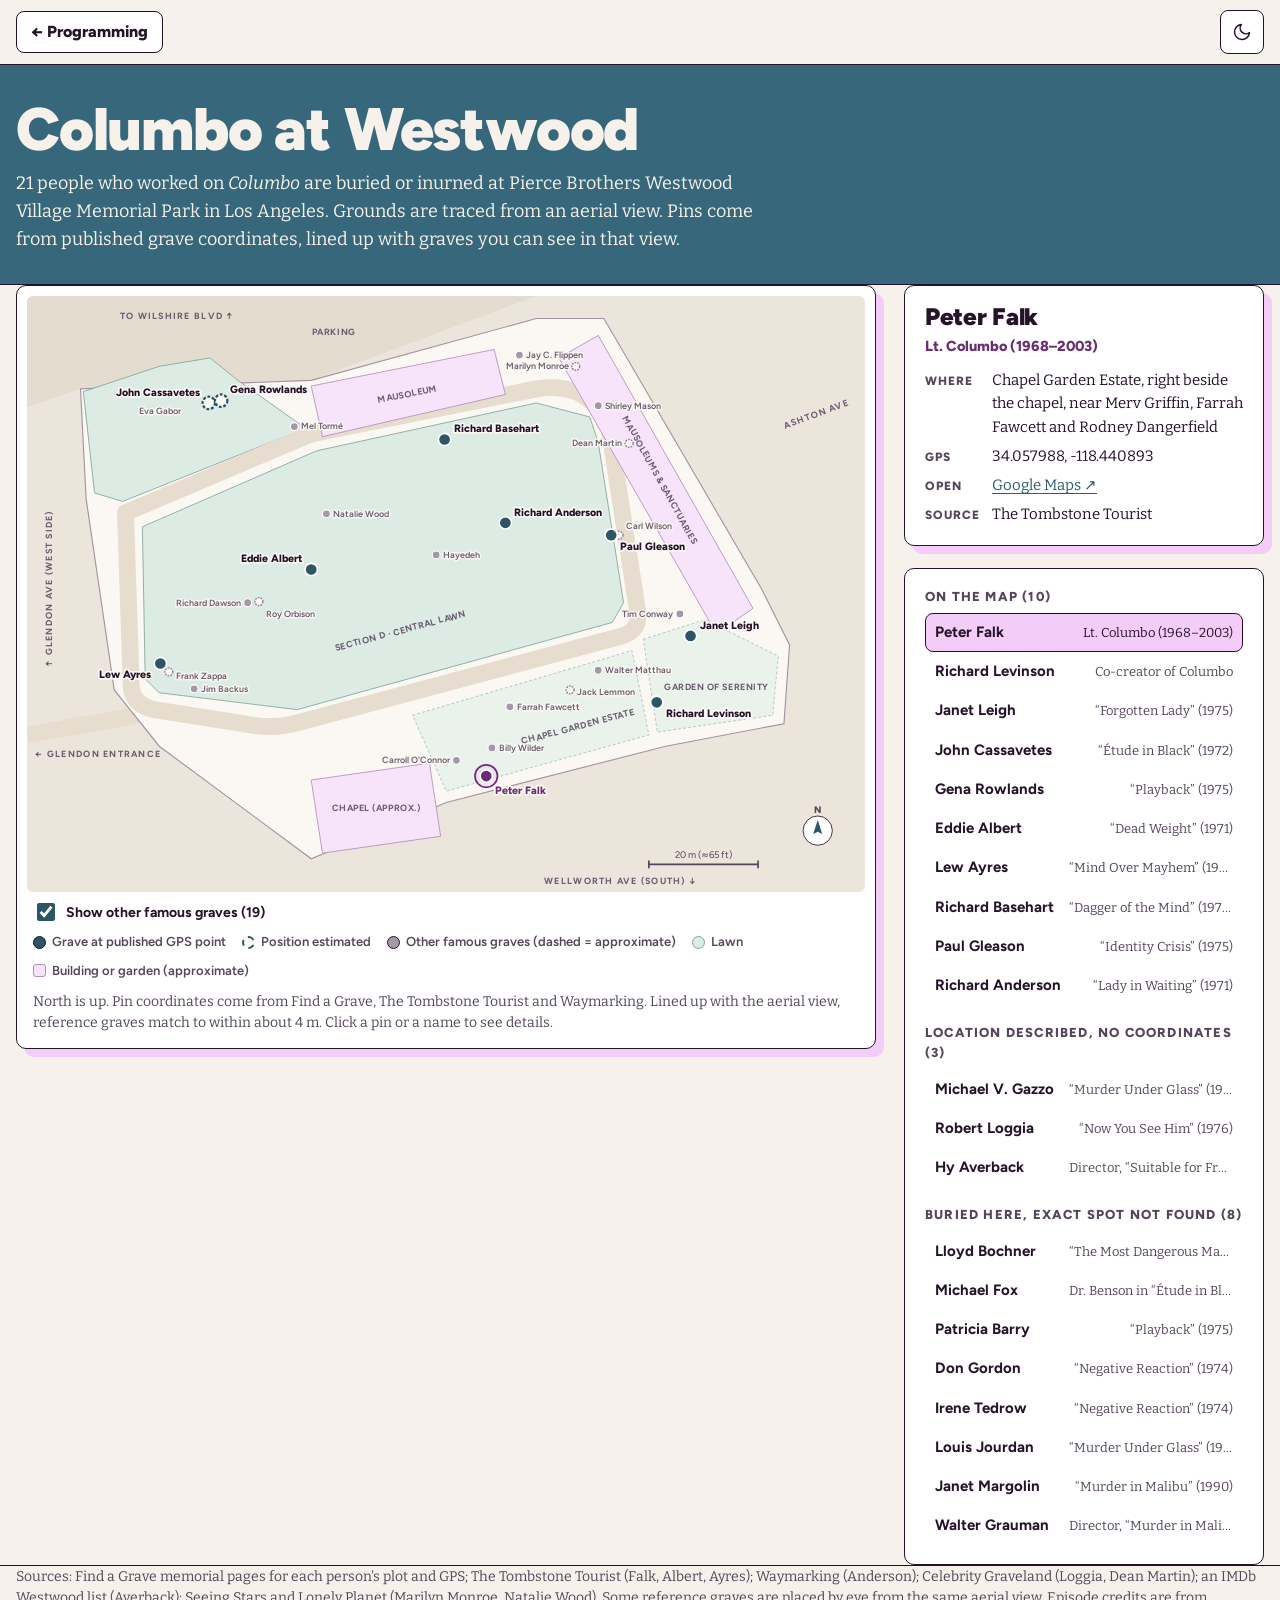
<file: static/columbo-cemetery-map/index.html>
<!DOCTYPE html>
<html lang="en">
<head>
<meta charset="utf-8">
<meta name="viewport" content="width=device-width, initial-scale=1">
<title>Columbo at Westwood: A Grave Map</title>
<meta name="description" content="A map of the 21 people who worked on Columbo and are buried at Westwood Village Memorial Park in Los Angeles.">
<script>
  (function(){
    var t = null; try { t = localStorage.getItem('theme'); } catch(e) {}
    if (t === 'dark' || (!t && window.matchMedia && matchMedia('(prefers-color-scheme: dark)').matches)) document.documentElement.classList.add('dark');
  })();
</script>
<link rel="stylesheet" href="../css/tokens.css?v=20261124">
<link rel="preconnect" href="https://fonts.googleapis.com">
<link rel="preconnect" href="https://fonts.gstatic.com" crossorigin>
<link rel="stylesheet" href="https://fonts.googleapis.com/css2?family=Bitter:ital,wght@0,400;0,600;1,400&family=Figtree:wght@600;700;800;900&display=swap">
<style>
  /* Map colours, built on the Sketchbook tokens */
  :root{
    --m-bg:#ece5db; --m-out:#e4dccf; --m-ground:#fbf8f3; --m-ground-edge:#a3949f;
    --m-lawn:#dcebe4; --m-lawn-edge:#7fa69b; --m-garden:#eaf2ec; --m-road:#e7ddcf;
    --m-bldg:var(--lilac-soft); --m-bldg-edge:#b48dbb;
    --m-label:#6a5b6e; --m-halo:#fbf8f3;
    --pin:var(--accent-strong); --pin-edge:#fff; --pin-active:var(--lilac-text);
    --ref:#a497a8; --ref-edge:#fff; --ref-ap:#fbf8f3; --ref-ap-edge:#8d7f91;
  }
  html.dark{
    --m-bg:#12202a; --m-out:#172831; --m-ground:#1b2c34; --m-ground-edge:#5d7079;
    --m-lawn:#203d3c; --m-lawn-edge:#4b7a72; --m-garden:#1f3536; --m-road:#2a3d45;
    --m-bldg:#352a3c; --m-bldg-edge:#7f6188;
    --m-label:#b3a9b8; --m-halo:#1b2c34;
    --pin:var(--accent); --pin-edge:#15232a; --pin-active:var(--lilac);
    --ref:#857a8a; --ref-edge:#15232a; --ref-ap:#1b2c34; --ref-ap-edge:#9a8f9e;
  }
  *{box-sizing:border-box}
  html,body{margin:0}
  body{background:var(--bg);color:var(--text);font-family:var(--font-body);line-height:1.55;font-size:16px}
  a{color:var(--accent-text);text-underline-offset:3px}
  :focus-visible{outline:3px solid var(--accent);outline-offset:3px}
  .wrap{max-width:1280px;margin:0 auto;padding:0 16px}

  .topbar{border-bottom:1.5px solid var(--line)}
  .topbar .wrap{display:flex;align-items:center;gap:12px;min-height:64px}
  .back{font-family:var(--font-display);font-weight:800;color:var(--text);text-decoration:none;border:1.5px solid var(--line);border-radius:var(--radius-button);padding:8px 14px;background:var(--card)}
  .back:hover{background:var(--lilac);color:var(--on-lilac)}
  .spacer{flex:1}
  .iconbtn{width:44px;height:44px;display:grid;place-items:center;border:1.5px solid var(--line);border-radius:var(--radius-button);background:var(--card);color:var(--text);cursor:pointer}
  .iconbtn:hover{background:var(--lilac);color:var(--on-lilac)}
  .iconbtn svg{width:20px;height:20px}
  html.dark .icon-moon,html:not(.dark) .icon-sun{display:none}

  header.hero{background:var(--band);color:var(--on-band);border-bottom:1.5px solid var(--line)}
  .hero .wrap{padding-top:34px;padding-bottom:30px}
  .hero h1{font-family:var(--font-display);font-weight:900;font-size:clamp(34px,5.6vw,60px);line-height:1.02;letter-spacing:-1.2px;margin:0 0 10px}
  .hero p{font-size:18px;margin:0;max-width:760px}

  main{display:grid;grid-template-columns:minmax(0,1fr) 360px;gap:28px;padding-top:28px;padding-bottom:12px;align-items:start}
  @media (max-width:900px){main{grid-template-columns:1fr}}
  .mapwrap{background:var(--card);border:1.5px solid var(--line);border-radius:var(--radius);box-shadow:var(--shadow);padding:10px;position:relative}
  svg{width:100%;height:auto;display:block}
  #map{border-radius:6px}
  #map text{font-family:var(--font-display)}
  .legend{display:flex;flex-wrap:wrap;gap:8px 16px;font-family:var(--font-display);font-weight:600;font-size:13px;color:var(--muted);padding:8px 6px 2px}
  .legend span{display:inline-flex;align-items:center;gap:6px}
  .sw{width:13px;height:13px;border-radius:50%;display:inline-block;border:1.5px solid var(--line)}
  .note{font-size:14px;color:var(--muted);padding:2px 6px 4px;margin:6px 0 0}
  .pin{cursor:pointer}
  .pin circle.dot{fill:var(--pin);stroke:var(--pin-edge);stroke-width:3;transition:r .15s}
  .pin.approx circle.dot{fill:var(--m-ground);stroke:var(--pin);stroke-width:4;stroke-dasharray:5 3}
  .pin text{font-size:19px;font-weight:800;fill:var(--text);paint-order:stroke;stroke:var(--m-halo);stroke-width:6px;stroke-linejoin:round;pointer-events:none}
  .pin.active circle.dot{fill:var(--pin-active)}
  .pin.approx.active circle.dot{fill:var(--lilac);stroke:var(--pin-active)}
  .pin.active text{fill:var(--pin-active)}
  .pin:focus{outline:none}
  .pin:focus-visible circle.dot{stroke:var(--text)}
  .ring{fill:var(--lilac);fill-opacity:.55;stroke:var(--pin-active);stroke-width:3;opacity:0}
  .pin.active .ring{opacity:1}
  .area-label{font-size:16px;fill:var(--m-label);letter-spacing:.06em;text-transform:uppercase;font-weight:700}
  .ref{cursor:pointer}
  .reflabel{font-size:16px;font-weight:600;fill:var(--m-label);paint-order:stroke;stroke:var(--m-halo);stroke-width:5px;stroke-linejoin:round}
  .ref.active .reflabel{fill:var(--text);font-weight:800}
  .ref.active circle:not(.hit){fill:var(--muted)}
  .toggle{display:flex;align-items:center;gap:8px;font-family:var(--font-display);font-weight:700;font-size:14px;color:var(--text);padding:8px 6px 0;cursor:pointer}
  .toggle input{accent-color:var(--accent-strong);width:18px;height:18px}
  .street{font-size:16px;fill:var(--m-label);letter-spacing:.14em;text-transform:uppercase;font-weight:700}
  aside{display:flex;flex-direction:column;gap:22px}
  .card{background:var(--card);border:1.5px solid var(--line);border-radius:var(--radius);padding:18px 20px}
  #detail{box-shadow:var(--shadow)}
  .card h2{font-family:var(--font-display);font-weight:900;font-size:24px;line-height:1.12;letter-spacing:-.3px;margin:0 0 4px}
  .card .role{font-family:var(--font-display);color:var(--lilac-text);font-weight:800;font-size:14.5px;margin:0 0 12px}
  .card dl{margin:0;display:grid;grid-template-columns:auto 1fr;gap:6px 12px;font-size:15px}
  .card dt{font-family:var(--font-display);font-weight:800;font-size:12px;letter-spacing:1px;text-transform:uppercase;color:var(--muted);padding-top:3px}
  .card dd{margin:0}
  .card .empty{color:var(--muted);font-style:italic;margin:0}
  .list h3{font-family:var(--font-display);font-size:13px;letter-spacing:1.2px;text-transform:uppercase;color:var(--muted);margin:18px 0 6px;font-weight:800}
  .list h3:first-child{margin-top:0}
  .list ul{list-style:none;margin:0;padding:0}
  .list li button{all:unset;box-sizing:border-box;width:100%;display:flex;justify-content:space-between;align-items:baseline;gap:10px;padding:7px 9px;border:1.5px solid transparent;border-radius:var(--radius-button);cursor:pointer;font-family:var(--font-display);font-weight:700;font-size:15px;color:var(--text)}
  .list li button:hover{background:var(--lilac-soft);color:var(--on-lilac)}
  .list li button.active{background:var(--lilac);color:var(--on-lilac);border-color:var(--line)}
  .list li button:hover .ep,.list li button.active .ep{color:var(--on-lilac)}
  .list li button:focus-visible{outline:3px solid var(--accent);outline-offset:1px}
  .list .ep{font-family:var(--font-body);font-weight:400;color:var(--muted);font-size:13px;text-align:right;white-space:nowrap;overflow:hidden;text-overflow:ellipsis;max-width:55%}
  .count{color:var(--muted)}
  footer{border-top:1.5px solid var(--line);margin-top:32px;padding-top:20px;padding-bottom:32px;font-size:14px;color:var(--muted)}
  footer a{color:var(--muted)}
  /* ---------- Phones: zoomable map, bigger taps, details sheet at the bottom ---------- */
  .zoombar{display:none}
  @media (max-width:700px){
    .hero .wrap{padding-top:24px;padding-bottom:22px}
    .hero p{font-size:16px}
    main{padding-top:20px}
    .mapwrap{padding:6px;box-shadow:6px 6px 0 var(--lilac)}
    #map{height:62vh;touch-action:none;cursor:grab;background:var(--m-bg)}
    #map.dragging{cursor:grabbing}
    .zoombar{display:flex;gap:6px;position:absolute;right:14px;top:14px;z-index:2}
    .zoombar button{all:unset;box-sizing:border-box;min-width:42px;height:42px;padding:0 10px;display:grid;place-items:center;background:var(--card);border:1.5px solid var(--line);border-radius:var(--radius-button);font:800 18px var(--font-display);color:var(--text)}
    .zoombar button.fit{font-size:14px}
    .zoombar button:active{background:var(--lilac);color:var(--on-lilac)}
    .legend{gap:8px 12px;font-size:12.5px}
    .note{font-size:13px}
    /* details become a sheet fixed to the bottom of the screen */
    #detail{position:fixed;left:8px;right:8px;bottom:8px;z-index:20;max-height:44vh;overflow:auto;box-shadow:0 -6px 0 var(--lilac);padding:12px 16px 14px}
    #detail .sheet-head{display:flex;align-items:flex-start;gap:10px}
    #detail .sheet-head h2{flex:1;font-size:20px}
    #detail .sheet-toggle{all:unset;cursor:pointer;width:36px;height:36px;display:grid;place-items:center;border:1.5px solid var(--line);border-radius:var(--radius-button);font-size:16px;color:var(--text);background:var(--card);flex:none}
    #detail.collapsed dl{display:none}
    #detail.collapsed .role{margin-bottom:0}
    body{padding-bottom:46vh}
    body.sheet-collapsed{padding-bottom:110px}
    .list li button{padding:11px 9px;font-size:15.5px}
  }
</style>
</head>
<body>
<div class="topbar">
  <div class="wrap">
    <a class="back" href="../programming/">← Programming</a>
    <div class="spacer"></div>
    <button class="iconbtn" id="theme" type="button" aria-label="Dark mode" aria-pressed="false" title="Toggle dark mode">
      <svg class="icon-moon" viewBox="0 0 24 24" fill="none" aria-hidden="true"><path d="M21 12.8A9 9 0 1 1 11.2 3a7 7 0 0 0 9.8 9.8Z" stroke="currentColor" stroke-width="1.8" stroke-linecap="round" stroke-linejoin="round"/></svg>
      <svg class="icon-sun" viewBox="0 0 24 24" fill="none" aria-hidden="true"><circle cx="12" cy="12" r="4" stroke="currentColor" stroke-width="1.8"/><path d="M12 2v2M12 20v2M4.93 4.93l1.41 1.41M17.66 17.66l1.41 1.41M2 12h2M20 12h2M4.93 19.07l1.41-1.41M17.66 6.34l1.41-1.41" stroke="currentColor" stroke-width="1.8" stroke-linecap="round"/></svg>
    </button>
  </div>
</div>

<header class="hero">
  <div class="wrap">
    <h1>Columbo at Westwood</h1>
    <p>21 people who worked on <em>Columbo</em> are buried or inurned at Pierce Brothers Westwood Village Memorial Park in Los Angeles. Grounds are traced from an aerial view. Pins come from published grave coordinates, lined up with graves you can see in that view.</p>
  </div>
</header>

<main class="wrap">
  <section class="mapwrap" aria-label="Cemetery map">
    <div class="zoombar" aria-label="Map zoom"><button type="button" data-zoom="in" aria-label="Zoom in">+</button><button type="button" data-zoom="out" aria-label="Zoom out">−</button><button type="button" class="fit" data-zoom="fit">Fit</button></div>
    <svg id="map" viewBox="95 0 1489 1060" role="img" aria-label="Schematic map of Westwood Village Memorial Park with Columbo-related graves"></svg>
    <label class="toggle"><input type="checkbox" id="toggleRefs" checked> Show other famous graves (19)</label>
    <div class="legend">
      <span><i class="sw" style="background:var(--pin)"></i>Grave at published GPS point</span>
      <span><i class="sw" style="background:var(--m-ground);border:2px dashed var(--pin)"></i>Position estimated</span><span><i class="sw" style="background:var(--ref)"></i>Other famous graves (dashed = approximate)</span>
      <span><i class="sw" style="background:var(--m-lawn);border-color:var(--m-lawn-edge)"></i>Lawn</span>
      <span><i class="sw" style="background:var(--m-bldg);border-color:var(--m-bldg-edge);border-radius:3px"></i>Building or garden (approximate)</span>
    </div>
    <p class="note">North is up. Pin coordinates come from Find a Grave, The Tombstone Tourist and Waymarking. Lined up with the aerial view, reference graves match to within about 4 m. Click a pin or a name to see details.</p>
  </section>

  <aside>
    <div class="card" id="detail" aria-live="polite">
      <p class="empty">Pick someone on the map or in the list.</p>
    </div>
    <div class="card list" id="list"></div>
  </aside>
</main>

<footer class="wrap">
  Sources: Find a Grave memorial pages for each person's plot and GPS; The Tombstone Tourist (Falk, Albert, Ayres); Waymarking (Anderson); Celebrity Graveland (Loggia, Dean Martin); an IMDb Westwood list (Averback); Seeing Stars and Lonely Planet (Marilyn Monroe, Natalie Wood). Some reference graves are placed by eye from the same aerial view. Episode credits are from Wikipedia, IMDb and TV episode guides. Grounds traced from a Google Maps aerial view; building names are approximate. The office staff can help you find a specific grave.
</footer>

<script>
const PEOPLE = [
  // ---- pinned (published GPS) ----
  {id:"falk", px:911, py:853, name:"Peter Falk", role:"Lt. Columbo (1968–2003)", lat:34.057988, lon:-118.440893, where:"Chapel Garden Estate, right beside the chapel, near Merv Griffin, Farrah Fawcett and Rodney Dangerfield", src:"The Tombstone Tourist", group:"pinned", lx:10, ly:20},
  {id:"levinson", px:1214, py:722, name:"Richard Levinson", role:"Co-creator of Columbo", lat:34.0580482, lon:-118.440567, where:"Garden of Serenity (new memorial garden)", src:"Find a Grave", group:"pinned", lx:10, ly:16},
  {id:"leigh", px:1274, py:604, name:"Janet Leigh", role:"“Forgotten Lady” (1975)", lat:34.0581392, lon:-118.4405086, where:"Garden of Serenity, wall niche, next to Jack Klugman", src:"Find a Grave", group:"pinned", lx:10, ly:-8},
  {id:"cassavetes", px:418, py:190, name:"John Cassavetes", role:"“Étude in Black” (1972)", lat:34.0588117, lon:-118.4414803, where:"Lot 308, beside his wife Gena Rowlands. Find a Grave's GPS point falls in the parking lot, so this pin is estimated: Lot 308 is two lots from Eva Gabor (Lot 306).", src:"Find a Grave (lot number)", group:"approx", dx:0, lx:-10, ly:-8, anchor:"end"},
  {id:"rowlands", px:440, py:186, name:"Gena Rowlands", role:"“Playback” (1975)", lat:34.0588117, lon:-118.4414803, where:"Lot 308, beside her husband John Cassavetes. Find a Grave's GPS point falls in the parking lot, so this pin is estimated: Lot 308 is two lots from Eva Gabor (Lot 306).", src:"Find a Grave (lot number)", group:"approx", dx:0, lx:10, ly:-8},
  {id:"albert", px:600, py:486, name:"Eddie Albert", role:"“Dead Weight” (1971)", lat:34.058354, lon:-118.441258, where:"Section D, the central lawn, slightly right of the large tree. Find a Grave lists it as Lot 61.", src:"The Tombstone Tourist / Find a Grave", group:"pinned", lx:-10, ly:-8, anchor:"end"},
  {id:"ayres", px:332, py:653, name:"Lew Ayres", role:"“Mind Over Mayhem” (1974)", lat:34.058257, lon:-118.441542, where:"Section D, about 20 ft into the lawn. Frank Zappa's unmarked grave is just to his right.", src:"The Tombstone Tourist", group:"pinned", lx:-10, ly:16, anchor:"end"},
  {id:"basehart", px:837, py:255, name:"Richard Basehart", role:"“Dagger of the Mind” (1972)", lat:34.0585115, lon:-118.4410107, where:"The small central ash garden, three down on the right", src:"Find a Grave", group:"pinned", lx:10, ly:-8},
  {id:"gleason", px:1133, py:425, name:"Paul Gleason", role:"“Identity Crisis” (1975)", lat:34.0583164, lon:-118.4406742, where:"Section D #40, directly left of Carl Wilson", src:"Find a Grave / Celebrity Graveland", group:"pinned", lx:10, ly:16},
  {id:"anderson", px:945, py:403, name:"Richard Anderson", role:"“Lady in Waiting” (1971)", lat:34.058367, lon:-118.440883, where:"Grave marker at the Waymarking coordinates (N 34° 03.502′ W 118° 26.453′)", src:"Waymarking", group:"pinned", lx:10, ly:-8},
  {id:"gazzo", name:"Michael V. Gazzo", role:"“Murder Under Glass” (1978)", where:"Room of Prayer, inside the mausoleum. Published coordinates for the room fall outside the grounds, so he isn't pinned.", src:"La Morgue Files", group:"described"},

  // ---- location described, no coordinates ----
  {id:"loggia", name:"Robert Loggia", role:"“Now You See Him” (1976)", where:"An outdoor corridor just south of the Sanctuary of Remembrance, on the east side of the park. Top row, on the right as you enter, two spaces from the far end.", src:"Celebrity Graveland", group:"described"},
  {id:"averback", name:"Hy Averback", role:"Director, “Suitable for Framing” (1971)", where:"Rear flower garden, wall niche", src:"IMDb Westwood list", group:"described"},

  // ---- interred here, plot not published ----
  {id:"bochner", name:"Lloyd Bochner", role:"“The Most Dangerous Match” (1973)", where:"Interred at Westwood; no published plot location found", src:"Wikipedia; Kurt's Historic Sites", group:"unknown"},
  {id:"fox", name:"Michael Fox", role:"Dr. Benson in “Étude in Black” & “The Most Dangerous Match”", where:"Interred at Westwood; no published plot location found", src:"Find a Grave memorial #11489706", group:"unknown"},
  {id:"barry", name:"Patricia Barry", role:"“Playback” (1975)", where:"Interred at Westwood; no published plot location found", src:"Wikipedia; Kurt's Historic Sites", group:"unknown"},
  {id:"gordon", name:"Don Gordon", role:"“Negative Reaction” (1974)", where:"Interred at Westwood; no published plot location found", src:"Wikipedia", group:"unknown"},
  {id:"tedrow", name:"Irene Tedrow", role:"“Negative Reaction” (1974)", where:"Interred at Westwood; no published plot location found", src:"Wikipedia", group:"unknown"},
  {id:"jourdan", name:"Louis Jourdan", role:"“Murder Under Glass” (1978)", where:"Interred at Westwood next to his wife Berthe and their son; plot location not published", src:"WikiTree; Wikipedia", group:"unknown"},
  {id:"margolin", name:"Janet Margolin", role:"“Murder in Malibu” (1990)", where:"Interred at Westwood; no published plot location found", src:"Wikipedia; Find a Grave #9466", group:"unknown"},
  {id:"grauman", name:"Walter Grauman", role:"Director, “Murder in Malibu” (1990)", where:"Interred at Westwood; no published plot location found", src:"Find a Grave #143967864", group:"unknown"}
];

// ---- base: traced from an aerial view; coordinates are image pixels (≈9.7 px per metre, north up) ----
const NS="http://www.w3.org/2000/svg";
const svg=document.getElementById("map");
function el(tag,attrs,parent){const e=document.createElementNS(NS,tag);for(const k in attrs)e.setAttribute(k,attrs[k]);(parent||svg).appendChild(e);return e;}
function txt(s,attrs,parent){const t=el("text",attrs,parent);t.textContent=s;return t;}
const poly=(pts,attrs)=>el("polygon",Object.assign({points:pts},attrs));

el("rect",{x:0,y:0,width:1584,height:1060,fill:"var(--m-bg)"});
// surroundings
poly("0,0 1000,0 600,150 190,165 0,230",{fill:"var(--m-out)"});
txt("Parking",{x:640,y:70,class:"area-label","text-anchor":"middle"});
txt("Ashton Ave",{x:1500,y:215,class:"street","text-anchor":"middle",transform:"rotate(-20 1500 215)"});
txt("To Wilshire Blvd ↑",{x:260,y:40,class:"street"});
el("path",{d:"M95,780 L320,740",stroke:"var(--m-road)","stroke-width":30,fill:"none"});
txt("← Glendon entrance",{x:110,y:820,class:"street"});
txt("↑ Glendon Ave (west side)",{x:140,y:520,class:"street",transform:"rotate(-90 140 520)","text-anchor":"middle"});
txt("Wellworth Ave (south) ↓",{x:1150,y:1045,class:"street","text-anchor":"middle"});
// grounds outline
poly("190,165 600,150 1000,40 1120,40 1400,520 1450,620 1440,760 1230,800 840,900 600,1000 330,800 250,700 200,360",{fill:"var(--m-ground)",stroke:"var(--m-ground-edge)","stroke-width":2});
// NW garden
poly("195,170 330,125 420,110 470,150 590,235 265,365 215,350",{fill:"var(--m-lawn)",stroke:"var(--m-lawn-edge)","stroke-width":1.5});
// loop road
el("path",{d:"M270,385 L600,245 L1000,165 Q1100,150 1130,240 L1180,560 Q1185,595 1150,605 L570,760 Q530,770 480,760 L320,735 Q280,725 280,690 Z",fill:"none",stroke:"var(--m-road)","stroke-width":30,"stroke-linejoin":"round"});
// central lawn
poly("300,410 610,275 1000,190 1095,215 1110,260 1155,545 1135,580 575,735 330,705 305,680",{fill:"var(--m-lawn)",stroke:"var(--m-lawn-edge)","stroke-width":1.5});
txt("Section D · central lawn",{x:760,y:600,class:"area-label","text-anchor":"middle",transform:"rotate(-15 760 600)"});
// buildings & gardens (approximate)
const bstyle={fill:"var(--m-bldg)",stroke:"var(--m-bldg-edge)","stroke-width":1.5};
poly("600,160 925,95 945,175 620,250",bstyle);
txt("Mausoleum",{x:772,y:180,class:"area-label","text-anchor":"middle",transform:"rotate(-11 772 180)"});
poly("1040,110 1110,70 1385,555 1320,600",bstyle);
txt("Mausoleums & sanctuaries",{x:1215,y:330,class:"area-label","text-anchor":"middle",transform:"rotate(61 1215 330)"});
poly("780,745 1170,630 1200,780 840,880",{fill:"var(--m-garden)",stroke:"var(--m-lawn-edge)","stroke-dasharray":"5 4"});
txt("Chapel Garden Estate",{x:1075,y:770,class:"area-label","text-anchor":"middle",transform:"rotate(-15 1075 770)"});
poly("1190,610 1300,575 1430,640 1420,745 1215,775",{fill:"var(--m-garden)",stroke:"var(--m-lawn-edge)","stroke-dasharray":"5 4"});
txt("Garden of Serenity",{x:1320,y:700,class:"area-label","text-anchor":"middle"});
poly("600,860 810,830 830,960 620,990",bstyle);
txt("Chapel (approx.)",{x:715,y:915,class:"area-label","text-anchor":"middle"});

// ---- other famous graves (reference) ----
const REFS=[
 {n:"Marilyn Monroe",k:"Actress",x:1070,y:125,a:"end",ap:1,w:"Corridor of Memories, Crypt 24, in the mausoleum near the northeast corner. Placed approximately: published GPS points for this mausoleum fall outside the grounds."},
 {n:"Dean Martin",k:"Singer & actor",x:1165,y:262,a:"end",ap:1,w:"Sanctuary of Love on the east side: left side, 3 tiers up, 4 spaces from the entrance. Placed approximately."},
 {n:"Natalie Wood",k:"Actress",x:627,y:387,a:"start",w:"Section D #60, near the centre of the lawn (Find a Grave GPS)."},
 {n:"Eva Gabor",k:"Actress",x:380,y:175,a:"end",dy:30,w:"Lot 306 (shown on the aerial view)."},
 {n:"Mel Tormé",k:"Singer",x:570,y:232,a:"start",w:"Shown on the aerial view."},
 {n:"Jay C. Flippen",k:"Actor",x:970,y:105,a:"start",w:"Shown on the aerial view."},
 {n:"Shirley Mason",k:"Silent-film actress",x:1110,y:195,a:"start",w:"Shown on the aerial view."},
 {n:"Hayedeh",k:"Iranian singer",x:822,y:460,a:"start",w:"Shown on the aerial view."},
 {n:"Richard Dawson",k:"Family Feud host",x:487,y:545,a:"end",w:"Section C, just west of Roy Orbison (shown on the aerial view)."},
 {n:"Roy Orbison",k:"Singer (unmarked grave)",x:507,y:543,a:"start",dy:22,ap:1,w:"Unmarked grave just east of Richard Dawson. Placed approximately."},
 {n:"Jim Backus",k:"Actor (Gilligan's Island)",x:392,y:698,a:"start",w:"Section D #203 (shown on the aerial view)."},
 {n:"Frank Zappa",k:"Musician (unmarked grave)",x:347,y:668,a:"start",dy:8,ap:1,w:"Unmarked grave just to the right of Lew Ayres's marker. Placed approximately."},
 {n:"Carl Wilson",k:"The Beach Boys",x:1147,y:425,a:"start",dy:-16,ap:1,w:"Directly right of Paul Gleason in Section D. Placed approximately."},
 {n:"Walter Matthau",k:"Actor",x:1110,y:665,a:"start",w:"Chapel Garden Estate (shown on the aerial view)."},
 {n:"Jack Lemmon",k:"Actor",x:1060,y:700,a:"start",dy:4,ap:1,w:"Chapel Garden Estate, near his co-star Walter Matthau. Placed approximately."},
 {n:"Farrah Fawcett",k:"Actress",x:953,y:730,a:"start",w:"Chapel Garden Estate (shown on the aerial view)."},
 {n:"Billy Wilder",k:"Director",x:921,y:803,a:"start",w:"Chapel Garden Estate, between Carroll O'Connor and Peter Falk (Find a Grave GPS). His marker reads “I'm a writer, but then, nobody's perfect.”"},
 {n:"Carroll O'Connor",k:"Actor (All in the Family)",x:858,y:825,a:"end",w:"Chapel Garden Estate (shown on the aerial view)."},
 {n:"Tim Conway",k:"Comedian",x:1255,y:565,a:"end",w:"Shown on the aerial view."}
];
const refLayer=el("g",{id:"refs"});
const refEls={};
REFS.forEach((r,i)=>{
  const g=el("g",{class:"ref",tabindex:0,role:"button","aria-label":r.n},refLayer);
  el("circle",{cx:r.x,cy:r.y,r:7,fill:r.ap?"var(--ref-ap)":"var(--ref)",stroke:r.ap?"var(--ref-ap-edge)":"var(--ref-edge)","stroke-width":r.ap?2.5:2,"stroke-dasharray":r.ap?"3 2":"none"},g);
  txt(r.n,{x:r.x+(r.a==="end"?-12:12),y:r.y+5+(r.dy||0),"text-anchor":r.a,class:"reflabel"},g);
  g.addEventListener("click",()=>selectRef(i));
  g.addEventListener("keydown",e=>{if(e.key==="Enter"||e.key===" "){e.preventDefault();selectRef(i);}});
  refEls[i]=g;
});

// compass + scale bar (20 m ≈ 194 px)
const cg=el("g",{transform:"translate(1500 950)"});
el("circle",{cx:0,cy:0,r:26,fill:"var(--card)",stroke:"var(--line)","stroke-width":1.5},cg);
el("path",{d:"M0,-19 L8,6 L0,2 L-8,6 Z",fill:"var(--pin)"},cg);
txt("N",{x:0,y:-32,"text-anchor":"middle","font-size":17,"font-weight":800,fill:"var(--muted)"},cg);
const sb=el("g",{transform:"translate(1200 1010)"});
el("line",{x1:0,y1:0,x2:194,y2:0,stroke:"var(--muted)","stroke-width":3},sb);
el("line",{x1:0,y1:-7,x2:0,y2:7,stroke:"var(--muted)","stroke-width":3},sb);
el("line",{x1:194,y1:-7,x2:194,y2:7,stroke:"var(--muted)","stroke-width":3},sb);
txt("20 m (≈65 ft)",{x:97,y:-12,"text-anchor":"middle","font-size":17,fill:"var(--muted)"},sb);

// ---- pins ----
const pinEls={};
PEOPLE.filter(p=>p.px).forEach(p=>{
  const g=el("g",{class:"pin"+(p.group==="approx"?" approx":""),tabindex:0,role:"button","aria-label":p.name+", "+p.role});
  const x=p.px, y=p.py, k=1.6;
  el("circle",{class:"ring",cx:x,cy:y,r:20},g);
  el("circle",{class:"dot",cx:x,cy:y,r:11},g);
  txt(p.name,{x:x+(p.lx||10)*k,y:y+(p.ly||4)*k,"text-anchor":p.anchor||"start"},g);
  g.addEventListener("click",()=>select(p.id));
  g.addEventListener("keydown",e=>{if(e.key==="Enter"||e.key===" "){e.preventDefault();select(p.id);}});
  pinEls[p.id]=g;
});

// ---- list ----
const groups=[
  ["pinned","On the map",p=>p.group==="pinned"||p.group==="approx"],
  ["described","Location described, no coordinates",p=>p.group==="described"],
  ["unknown","Buried here, exact spot not found",p=>p.group==="unknown"]
];
const list=document.getElementById("list");
const btns={};
groups.forEach(([key,label,fn])=>{
  const items=PEOPLE.filter(fn);
  const h=document.createElement("h3");h.innerHTML=label+' <span class="count">('+items.length+')</span>';list.appendChild(h);
  const ul=document.createElement("ul");
  items.forEach(p=>{
    const li=document.createElement("li");const b=document.createElement("button");
    b.innerHTML='<span>'+p.name+'</span><span class="ep">'+p.role+'</span>';
    b.addEventListener("click",()=>select(p.id));
    btns[p.id]=b;li.appendChild(b);ul.appendChild(li);
  });
  list.appendChild(ul);
});

// ---- detail ----
const detail=document.getElementById("detail");
function select(id){
  const p=PEOPLE.find(q=>q.id===id);
  Object.values(refEls).forEach(g=>g.classList.remove("active"));
  Object.values(pinEls).forEach(g=>g.classList.remove("active"));
  Object.values(btns).forEach(b=>b.classList.remove("active"));
  if(pinEls[id]){pinEls[id].classList.add("active");pinEls[id].parentNode.appendChild(pinEls[id]);}
  btns[id].classList.add("active");
  let rows='<dt>Where</dt><dd>'+p.where+'</dd>';
  if(p.lat){
    rows+='<dt>GPS</dt><dd>'+p.lat.toFixed(6)+', '+p.lon.toFixed(6)+'</dd>';
    rows+='<dt>Open</dt><dd><a href="https://www.google.com/maps?q='+p.lat+','+p.lon+'" target="_blank" rel="noopener">Google Maps ↗</a></dd>';
  }
  rows+='<dt>Source</dt><dd>'+p.src+'</dd>';
  detail.innerHTML='<h2>'+p.name+'</h2><p class="role">'+p.role+'</p><dl>'+rows+'</dl>';
}
function selectRef(i){
  const r=REFS[i];
  Object.values(pinEls).forEach(g=>g.classList.remove("active"));
  Object.values(btns).forEach(b=>b.classList.remove("active"));
  Object.values(refEls).forEach(g=>g.classList.remove("active"));
  refEls[i].classList.add("active");
  detail.innerHTML='<h2>'+r.n+'</h2><p class="role">'+r.k+' · not in Columbo, shown for reference</p><dl><dt>Where</dt><dd>'+r.w+'</dd></dl>';
}
document.getElementById("toggleRefs").addEventListener("change",e=>{document.getElementById("refs").style.display=e.target.checked?"":"none";});
select("falk");
(function(){
  const themeBtn=document.getElementById("theme");
  const sync=()=>themeBtn.setAttribute("aria-pressed",document.documentElement.classList.contains("dark")?"true":"false");
  themeBtn.addEventListener("click",()=>{const dark=document.documentElement.classList.toggle("dark");try{localStorage.setItem("theme",dark?"dark":"light");}catch(e){}sync();});
  sync();
})();
</script>
<script>
// ---------- Phone mode: pinch/drag zoom, zoom buttons, details sheet, bigger taps ----------
(function(){
  const mq = window.matchMedia('(max-width:700px)');
  const map = document.getElementById('map');
  const FULL = {x:95, y:0, w:1489, h:1060};
  let view = null;               // current viewBox {x,y,w,h} in phone mode
  const MIN_W = 260, MAX_W = FULL.w * 1.1;

  // Bigger invisible tap circles under every pin and reference grave
  document.querySelectorAll('.pin, .ref').forEach(g => {
    const c = g.querySelector('circle.dot') || g.querySelector('circle');
    const hit = document.createElementNS('http://www.w3.org/2000/svg','circle');
    hit.setAttribute('cx', c.getAttribute('cx')); hit.setAttribute('cy', c.getAttribute('cy'));
    hit.setAttribute('r', 30); hit.setAttribute('fill', 'transparent'); hit.setAttribute('class','hit');
    g.insertBefore(hit, g.firstChild);
  });

  function aspect(){ const r = map.getBoundingClientRect(); return r.height ? r.width / r.height : FULL.w / FULL.h; }
  function apply(){
    if (!view) return;
    // keep inside the grounds (with a little slack)
    view.w = Math.max(MIN_W, Math.min(MAX_W, view.w)); view.h = view.w / aspect();
    view.x = Math.max(FULL.x - 120, Math.min(FULL.x + FULL.w + 120 - view.w, view.x));
    view.y = Math.max(FULL.y - 120, Math.min(FULL.y + FULL.h + 120 - view.h, view.y));
    map.setAttribute('viewBox', [view.x, view.y, view.w, view.h].map(n => n.toFixed(1)).join(' '));
  }
  function centreOn(cx, cy, w){ const a = aspect(); view = {w: w, h: w / a, x: cx - w / 2, y: cy - (w / a) / 2}; apply(); }
  function zoomAt(f, sx, sy){ // f < 1 zooms in; (sx, sy) = point in map units to keep still
    const nw = Math.max(MIN_W, Math.min(MAX_W, view.w * f)), k = nw / view.w;
    view.x = sx - (sx - view.x) * k; view.y = sy - (sy - view.y) * k; view.w = nw; apply();
  }
  function toMap(clientX, clientY){ const r = map.getBoundingClientRect(); return {x: view.x + (clientX - r.left) / r.width * view.w, y: view.y + (clientY - r.top) / r.height * view.h}; }
  const fit = () => centreOn(FULL.x + FULL.w / 2, FULL.y + FULL.h / 2, FULL.w);
  const start = () => centreOn(760, 500, 760);   // the main lawn, readable at phone size

  // Gestures: one finger drags, two fingers pinch
  const pts = new Map(); let last = null, pinch = null, moved = false;
  map.addEventListener('pointerdown', e => {
    if (!mq.matches) return;
    pts.set(e.pointerId, {x: e.clientX, y: e.clientY}); moved = false;
    if (pts.size === 1) last = {x: e.clientX, y: e.clientY};
    if (pts.size === 2) { const [a, b] = [...pts.values()]; pinch = {d: Math.hypot(a.x - b.x, a.y - b.y)}; }
  });
  map.addEventListener('pointermove', e => {
    if (!mq.matches || !pts.has(e.pointerId)) return;
    pts.set(e.pointerId, {x: e.clientX, y: e.clientY});
    const r = map.getBoundingClientRect();
    if (pts.size === 2 && pinch) {
      const [a, b] = [...pts.values()], d = Math.hypot(a.x - b.x, a.y - b.y);
      const mid = toMap((a.x + b.x) / 2, (a.y + b.y) / 2);
      if (d > 0) zoomAt(pinch.d / d, mid.x, mid.y); pinch.d = d; moved = true;
    } else if (pts.size === 1 && last) {
      const dx = e.clientX - last.x, dy = e.clientY - last.y;
      if (Math.abs(dx) + Math.abs(dy) > 3) { moved = true; map.classList.add('dragging'); }
      view.x -= dx / r.width * view.w; view.y -= dy / r.height * view.h; apply();
      last = {x: e.clientX, y: e.clientY};
    }
  });
  const end = e => { pts.delete(e.pointerId); if (pts.size < 2) pinch = null; if (!pts.size) { last = null; map.classList.remove('dragging'); } else last = [...pts.values()][0]; };
  ['pointerup','pointercancel','pointerleave'].forEach(t => map.addEventListener(t, end));
  // a drag shouldn't also select whatever pin it started on
  map.addEventListener('click', e => { if (moved && mq.matches) { e.stopPropagation(); e.preventDefault(); moved = false; } }, true);

  document.querySelector('.zoombar').addEventListener('click', e => {
    const b = e.target.closest('[data-zoom]'); if (!b || !view) return;
    const c = {x: view.x + view.w / 2, y: view.y + view.h / 2};
    if (b.dataset.zoom === 'in') zoomAt(0.7, c.x, c.y); else if (b.dataset.zoom === 'out') zoomAt(1 / 0.7, c.x, c.y); else fit();
  });

  // Details sheet: a collapse button, and centre the map on whoever is picked
  const detail = document.getElementById('detail');
  function decorateSheet(){
    if (!mq.matches) return;
    const h2 = detail.querySelector('h2'); if (!h2 || detail.querySelector('.sheet-head')) return;
    const head = document.createElement('div'); head.className = 'sheet-head';
    h2.parentNode.insertBefore(head, h2); head.appendChild(h2);
    const t = document.createElement('button'); t.type = 'button'; t.className = 'sheet-toggle';
    const sync = () => { const c = detail.classList.contains('collapsed'); t.textContent = c ? '▴' : '▾'; t.setAttribute('aria-label', c ? 'Show details' : 'Hide details'); document.body.classList.toggle('sheet-collapsed', c); };
    t.addEventListener('click', () => { detail.classList.toggle('collapsed'); sync(); });
    head.appendChild(t); sync();
  }
  const baseSelect = select;
  select = function(id){
    if (mq.matches) { detail.classList.remove('collapsed'); document.body.classList.remove('sheet-collapsed'); }
    baseSelect(id); decorateSheet();
    if (!mq.matches) return;
    const p = PEOPLE.find(q => q.id === id);
    if (p && p.px) {
      centreOn(p.px, p.py, Math.min(view ? view.w : 620, 620));
      const r = map.getBoundingClientRect();
      if (r.top < 0 || r.bottom > innerHeight * .56) map.scrollIntoView({behavior:'smooth', block:'start'});
    }
  };
  const baseRef = selectRef;
  selectRef = function(i){ if (mq.matches) { detail.classList.remove('collapsed'); document.body.classList.remove('sheet-collapsed'); } baseRef(i); decorateSheet(); };

  function setMode(){
    const refs = document.getElementById('refs'), box = document.getElementById('toggleRefs');
    if (mq.matches) {
      if (!view) { start(); if (!box.dataset.touched) { box.checked = false; refs.style.display = 'none'; } }
      else apply();
      decorateSheet();
    } else {
      view = null; map.setAttribute('viewBox', [FULL.x, FULL.y, FULL.w, FULL.h].join(' '));
      detail.classList.remove('collapsed'); document.body.classList.remove('sheet-collapsed');
    }
  }
  document.getElementById('toggleRefs').addEventListener('change', e => { e.target.dataset.touched = '1'; });
  (mq.addEventListener ? mq.addEventListener('change', setMode) : mq.addListener(setMode));
  window.addEventListener('resize', () => { if (mq.matches && view) apply(); });
  setMode();
})();
</script>

</body>
</html>
</file>
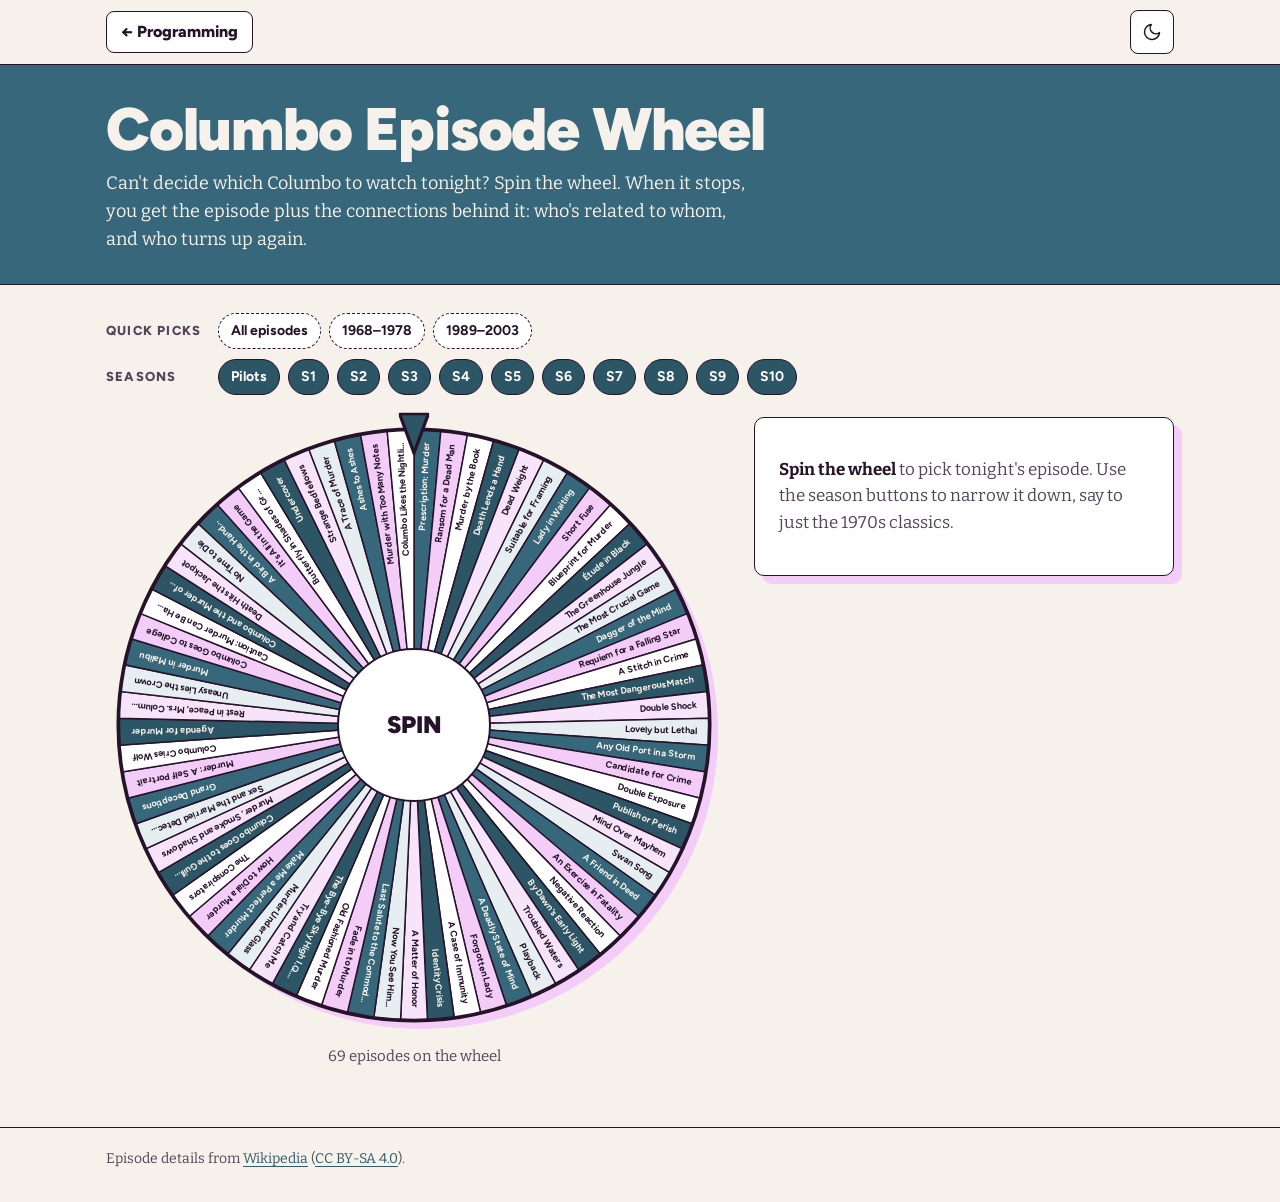
<file: static/columbo-episode-wheel/index.html>
<!doctype html>
<html lang="en">
<head>
<meta charset="utf-8">
<meta name="viewport" content="width=device-width, initial-scale=1">
<title>Columbo Episode Wheel</title>
<meta name="description" content="Can't pick a Columbo to watch? Spin the wheel for one of all 69 episodes, with trivia about the connections behind each one.">
<script>
  (function(){
    var t = null; try { t = localStorage.getItem('theme'); } catch(e) {}
    if (t === 'dark' || (!t && window.matchMedia && matchMedia('(prefers-color-scheme: dark)').matches)) document.documentElement.classList.add('dark');
  })();
</script>
<link rel="stylesheet" href="../css/tokens.css">
<link rel="preconnect" href="https://fonts.googleapis.com">
<link rel="preconnect" href="https://fonts.gstatic.com" crossorigin>
<link rel="stylesheet" href="https://fonts.googleapis.com/css2?family=Bitter:ital,wght@0,400;0,600;1,400&family=Figtree:wght@600;700;800;900&display=swap">
<style>
  * { box-sizing: border-box; }
  html, body { margin: 0; }
  body { background: var(--bg); color: var(--text); font-family: var(--font-body); line-height: 1.55; }
  a { color: var(--accent-text); text-underline-offset: 3px; }
  :focus-visible { outline: 3px solid var(--accent); outline-offset: 3px; }
  .wrap { max-width: 1100px; margin: 0 auto; padding: 0 16px; }

  .topbar { border-bottom: 1.5px solid var(--line); }
  .topbar .wrap { display: flex; align-items: center; gap: 12px; min-height: 64px; }
  .back { font-family: var(--font-display); font-weight: 800; color: var(--text); text-decoration: none;
    border: 1.5px solid var(--line); border-radius: var(--radius-button); padding: 8px 14px; background: var(--card); }
  .back:hover { background: var(--lilac); color: var(--on-lilac); }
  .spacer { flex: 1; }
  .iconbtn { width: 44px; height: 44px; display: grid; place-items: center; border: 1.5px solid var(--line);
    border-radius: var(--radius-button); background: var(--card); color: var(--text); cursor: pointer; }
  .iconbtn:hover { background: var(--lilac); color: var(--on-lilac); }
  .iconbtn svg { width: 20px; height: 20px; }
  html.dark .icon-moon, html:not(.dark) .icon-sun { display: none; }

  header.hero { background: var(--band); color: var(--on-band); border-bottom: 1.5px solid var(--line); }
  .hero .wrap { padding-top: 34px; padding-bottom: 30px; }
  .hero h1 { font-family: var(--font-display); font-weight: 900; font-size: clamp(34px, 5.6vw, 60px); line-height: 1.02; letter-spacing: -1.2px; margin: 0 0 10px; }
  .hero p { font-size: 18px; margin: 0; max-width: 640px; }

  .layout { display: grid; grid-template-columns: minmax(0, 1fr) minmax(300px, 420px); gap: 32px; align-items: start; }

  /* filters */
  .filters { display: flex; flex-direction: column; gap: 10px; margin: 28px 0 22px; }
  .filter-row { display: flex; flex-wrap: wrap; gap: 8px; align-items: center; }
  .filters .label { font-family: var(--font-display); font-weight: 800; font-size: 13px; letter-spacing: 1.2px; text-transform: uppercase; color: var(--muted); width: 104px; flex-shrink: 0; }
  .chips { display: flex; flex-wrap: wrap; gap: 8px; }
  .chip { font-family: var(--font-display); font-weight: 700; font-size: 14px; min-height: 36px; padding: 0 12px;
    border: 1.5px solid var(--line); border-radius: 999px; background: var(--card); color: var(--text); cursor: pointer; }
  .chip:hover { background: var(--lilac-soft); }
  .chip[aria-pressed="true"] { background: var(--accent-strong); color: #fff; }
  .chip.quick { border-style: dashed; }

  /* wheel */
  .wheel-box { position: relative; width: min(100%, 620px); margin: 0 auto; aspect-ratio: 1; }
  /* Hard offset shadow, the same size as the wheel (the wheel's rim is at 96% of the box) */
  .wheel-box::before { content: ""; position: absolute; inset: 2%; border-radius: 50%; background: var(--lilac); transform: translate(8px, 8px); }
  #wheel { position: relative; width: 100%; height: 100%; display: block; }
  #spinner { transform-origin: 0 0; transition: transform 5.2s cubic-bezier(.12,.72,.08,1); }
  .pointer { position: absolute; left: 50%; top: -6px; transform: translateX(-50%); width: 34px; height: 44px; z-index: 2; filter: drop-shadow(0 2px 0 var(--line)); }
  .hub { position: absolute; left: 50%; top: 50%; transform: translate(-50%, -50%); width: 25%; aspect-ratio: 1; border-radius: 50%;
    border: 2px solid var(--line); background: var(--card); color: var(--text); font-family: var(--font-display); font-weight: 900;
    font-size: clamp(16px, 3vw, 24px); cursor: pointer; z-index: 2; }
  .hub:hover:not(:disabled) { background: var(--lilac); color: var(--on-lilac); }
  .hub:disabled { cursor: default; }
  .count { text-align: center; color: var(--muted); font-size: 15px; margin-top: 12px; }

  /* result */
  .result { background: var(--card); border: 1.5px solid var(--line); border-radius: var(--radius); box-shadow: var(--shadow); padding: 22px 24px; position: sticky; top: 16px; }
  .result .eyebrow { font-family: var(--font-display); font-weight: 800; font-size: 13px; letter-spacing: 1.2px; text-transform: uppercase; color: var(--lilac-text); }
  .result h2 { font-family: var(--font-display); font-weight: 900; font-size: 28px; line-height: 1.12; letter-spacing: -.4px; margin: 6px 0 6px; }
  .meta { color: var(--muted); font-size: 15px; margin-bottom: 14px; }
  .result h3 { font-family: var(--font-display); font-weight: 800; font-size: 16px; margin: 0 0 8px; }
  .facts { margin: 0 0 14px; padding: 0; list-style: none; display: flex; flex-direction: column; gap: 10px; }
  .facts li { position: relative; padding-left: 26px; font-size: 16.5px; }
  .facts li::before { content: ""; position: absolute; left: 4px; top: .5em; width: 10px; height: 10px; border: 1.5px solid var(--line); border-radius: 50%; background: var(--lilac); }
  .result .empty { color: var(--muted); font-size: 17px; }
  .result .empty b { color: var(--text); }
  .result.pop { animation: pop .4s ease; }
  @keyframes pop { 0% { transform: translate(0,6px); opacity: .4; } 100% { transform: none; opacity: 1; } }
  .more { font-size: 15px; }

  /* Case strength meter (1968–1978 episodes) */
  .court { border: 1.5px solid var(--line); border-radius: var(--radius-button); background: var(--lilac-soft); padding: 14px 16px; margin: 0 0 14px; }
  .court-head { display: flex; align-items: baseline; justify-content: space-between; gap: 10px; flex-wrap: wrap; margin-bottom: 8px; }
  .court-head h3 { margin: 0; }
  .court-verdict { font-family: var(--font-display); font-weight: 800; font-size: 14px; color: var(--lilac-text); }
  .meter { display: grid; grid-template-columns: repeat(4, 1fr); gap: 6px; margin-bottom: 6px; }
  .meter span { height: 14px; border: 1.5px solid var(--line); border-radius: 4px; background: var(--card); }
  .meter span.on { background: var(--accent-strong); }
  html.dark .meter span.on { background: var(--accent); }
  .meter-scale { display: flex; justify-content: space-between; font-size: 12px; color: var(--muted); margin-bottom: 8px; }
  .court p { margin: 0; font-size: 15.5px; }

  footer { border-top: 1.5px solid var(--line); margin-top: 44px; padding: 20px 0 32px; color: var(--muted); font-size: 14px; }

  @media (max-width: 900px) { .layout { grid-template-columns: 1fr; } .result { position: static; } }
  @media (max-width: 560px) { .filter-row { flex-direction: column; align-items: flex-start; gap: 6px; } }
  @media (prefers-reduced-motion: reduce) { #spinner { transition-duration: 1.2s; } .result.pop { animation: none; } }
</style>
</head>
<body>
<div class="topbar">
  <div class="wrap">
    <a class="back" href="../programming/">← Programming</a>
    <div class="spacer"></div>
    <button class="iconbtn" id="theme" type="button" aria-label="Dark mode" aria-pressed="false" title="Toggle dark mode">
      <svg class="icon-moon" viewBox="0 0 24 24" fill="none" aria-hidden="true"><path d="M21 12.8A9 9 0 1 1 11.2 3a7 7 0 0 0 9.8 9.8Z" stroke="currentColor" stroke-width="1.8" stroke-linecap="round" stroke-linejoin="round"/></svg>
      <svg class="icon-sun" viewBox="0 0 24 24" fill="none" aria-hidden="true"><circle cx="12" cy="12" r="4" stroke="currentColor" stroke-width="1.8"/><path d="M12 2v2M12 20v2M4.93 4.93l1.41 1.41M17.66 17.66l1.41 1.41M2 12h2M20 12h2M4.93 19.07l1.41-1.41M17.66 6.34l1.41-1.41" stroke="currentColor" stroke-width="1.8" stroke-linecap="round"/></svg>
    </button>
  </div>
</div>

<header class="hero">
  <div class="wrap">
    <h1>Columbo Episode Wheel</h1>
    <p>Can't decide which Columbo to watch tonight? Spin the wheel. When it stops, you get the episode plus the connections behind it: who's related to whom, and who turns up again.</p>
  </div>
</header>

<main class="wrap">
  <div class="filters" role="group" aria-label="Which episodes are on the wheel">
    <div class="filter-row">
      <span class="label">Quick picks</span>
      <div class="chips">
        <button class="chip quick" type="button" data-quick="all">All episodes</button>
        <button class="chip quick" type="button" data-quick="70s">1968–1978</button>
        <button class="chip quick" type="button" data-quick="abc">1989–2003</button>
      </div>
    </div>
    <div class="filter-row">
      <span class="label">Seasons</span>
      <div class="chips" id="season-chips"></div>
    </div>
  </div>

  <div class="layout">
    <div>
      <div class="wheel-box">
        <svg class="pointer" viewBox="0 0 34 44" aria-hidden="true"><path d="M3 3 H31 L17 41 Z" fill="var(--accent-strong)" stroke="var(--line)" stroke-width="2.5" stroke-linejoin="round"/></svg>
        <svg id="wheel" viewBox="-250 -250 500 500" role="img" aria-label="Wheel of Columbo episodes"><g id="spinner"></g></svg>
        <button class="hub" id="spin" type="button">SPIN</button>
      </div>
      <p class="count" id="count"></p>
    </div>

    <section class="result" id="result" aria-live="polite">
      <p class="empty"><b>Spin the wheel</b> to pick tonight's episode. Use the season buttons to narrow it down, say to just the 1970s classics.</p>
    </section>
  </div>
</main>

<footer>
  <div class="wrap">
    Episode details from <a href="https://en.wikipedia.org/wiki/List_of_Columbo_episodes">Wikipedia</a>
    (<a href="https://creativecommons.org/licenses/by-sa/4.0/">CC BY-SA 4.0</a>).
  </div>
</footer>

<script src="episodes.js"></script>
<script>
(function () {
  const ALL = window.COLUMBO;
  const SEASONS = [0, 1, 2, 3, 4, 5, 6, 7, 8, 9, 10];
  const seasonName = s => (s === 0 ? 'Pilots' : 'Season ' + s);
  const chipName = s => (s === 0 ? 'Pilots' : 'S' + s);
  const wikiFor = ep => ep.s === 0 ? 'https://en.wikipedia.org/wiki/List_of_Columbo_episodes' : 'https://en.wikipedia.org/wiki/Columbo_season_' + ep.s;
  const $ = id => document.getElementById(id);
  const esc = s => String(s).replace(/[&<>"]/g, c => ({ '&': '&amp;', '<': '&lt;', '>': '&gt;', '"': '&quot;' }[c]));

  let on = new Set(SEASONS);
  let list = ALL.slice();
  let rotation = 0, spinning = false;

  // Slice fills from the Sketchbook palette, each paired with a readable text colour
  const FILLS = [['#36677a', '#f6f1ea'], ['#f3cdf7', '#26132a'], ['#ffffff', '#26132a'], ['#2c5566', '#f6f1ea'], ['#f8e4fa', '#26132a'], ['#e6eef1', '#26132a']];

  function polar(r, deg) { const a = (deg - 90) * Math.PI / 180; return [r * Math.cos(a), r * Math.sin(a)]; }

  function drawWheel() {
    const n = list.length, step = 360 / n, R = 240;
    const font = n > 50 ? 7.5 : n > 30 ? 9 : n > 16 ? 11 : 13;
    const maxChars = n > 50 ? 26 : n > 30 ? 26 : 24;
    let html = '';
    list.forEach((ep, i) => {
      const a0 = i * step, a1 = (i + 1) * step;
      const [x0, y0] = polar(R, a0), [x1, y1] = polar(R, a1);
      const [fill, ink] = FILLS[i % FILLS.length];
      const large = step > 180 ? 1 : 0;
      html += n === 1
        ? `<circle r="${R}" fill="${fill}" stroke="#26132a" stroke-width="1.5"/>`
        : `<path d="M0 0 L${x0.toFixed(2)} ${y0.toFixed(2)} A${R} ${R} 0 ${large} 1 ${x1.toFixed(2)} ${y1.toFixed(2)} Z" fill="${fill}" stroke="#26132a" stroke-width="1.2"/>`;
      const mid = a0 + step / 2;
      let label = ep.t.length > maxChars ? ep.t.slice(0, maxChars - 1).trim() + '…' : ep.t;
      // text runs from near the rim towards the centre, rotated to the slice
      html += `<text transform="rotate(${(mid - 90).toFixed(3)}) translate(${R - 10} 0)" text-anchor="end" dominant-baseline="middle"
        font-family="Figtree, system-ui, sans-serif" font-weight="700" font-size="${font}" fill="${ink}">${esc(label)}</text>`;
    });
    html += `<circle r="${R}" fill="none" stroke="#26132a" stroke-width="3"/>`;
    $('spinner').innerHTML = html;
    $('count').textContent = `${n} episode${n === 1 ? '' : 's'} on the wheel`;
  }

  function drawChips() {
    $('season-chips').innerHTML = SEASONS.map(s =>
      `<button class="chip" type="button" data-season="${s}" aria-pressed="${on.has(s)}" aria-label="${seasonName(s)}">${chipName(s)}</button>`).join('');
  }

  function applyFilter() {
    list = ALL.filter(ep => on.has(ep.s));
    drawChips();
    drawWheel();
    $('spin').disabled = !list.length;
  }

  // How well would the case against the killer hold up in court? 4 = rock solid, 1 = a defence lawyer's dream
  const VERDICTS = { 1: 'Weak: a defence lawyer\'s dream', 2: 'Shaky', 3: 'Solid', 4: 'Rock solid' };
  function courtHTML([score, why]) {
    return `<div class="court">
      <div class="court-head"><h3>Would it hold up in court?</h3><span class="court-verdict">${score}/4 · ${VERDICTS[score]}</span></div>
      <div class="meter" role="meter" aria-valuemin="1" aria-valuemax="4" aria-valuenow="${score}" aria-valuetext="${score} out of 4, ${VERDICTS[score]}">
        ${[1, 2, 3, 4].map(i => `<span class="${i <= score ? 'on' : ''}"></span>`).join('')}
      </div>
      <div class="meter-scale" aria-hidden="true"><span>Weak case</span><span>Rock solid</span></div>
      <p>${esc(why)}</p>
    </div>`;
  }

  function showResult(ep) {
    const box = $('result');
    box.innerHTML = `
      <div class="eyebrow">Tonight you're watching</div>
      <h2>${esc(ep.t)}</h2>
      <div class="meta">${seasonName(ep.s)} · ${ep.y} · Directed by ${esc(ep.d)}</div>
      <h3>Connections</h3>
      <ul class="facts">${ep.f.map(x => `<li>${esc(x)}</li>`).join('')}</ul>
      ${ep.c ? courtHTML(ep.c) : ''}
      <a class="more" href="${wikiFor(ep)}" target="_blank" rel="noopener">More about this episode on Wikipedia ↗</a>`;
    box.classList.remove('pop'); void box.offsetWidth; box.classList.add('pop');
  }

  function spin() {
    if (spinning || !list.length) return;
    spinning = true; $('spin').disabled = true;
    const n = list.length, step = 360 / n, pick = Math.floor(Math.random() * n);
    // land the middle of the picked slice under the pointer, with a little jitter inside the slice
    const jitter = (Math.random() - 0.5) * step * 0.6;
    const target = 360 - (pick * step + step / 2) - jitter;
    const current = ((rotation % 360) + 360) % 360;
    rotation += 360 * (5 + Math.floor(Math.random() * 3)) + ((target - current + 360) % 360);
    const g = $('spinner');
    g.style.transform = `rotate(${rotation}deg)`;
    const done = () => { g.removeEventListener('transitionend', done); spinning = false; $('spin').disabled = false; showResult(list[pick]); };
    g.addEventListener('transitionend', done);
    // safety net if transitionend doesn't fire (e.g. hidden tab)
    setTimeout(() => { if (spinning) done(); }, 6000);
  }

  $('spin').addEventListener('click', spin);
  document.querySelector('.filters').addEventListener('click', e => {
    const b = e.target.closest('button'); if (!b || spinning) return;
    if (b.dataset.quick === 'all') on = new Set(SEASONS);
    else if (b.dataset.quick === '70s') on = new Set([0, 1, 2, 3, 4, 5, 6, 7]);
    else if (b.dataset.quick === 'abc') on = new Set([8, 9, 10]);
    else if (b.dataset.season) {
      const s = +b.dataset.season;
      if (on.has(s)) { if (on.size > 1) on.delete(s); } else on.add(s);
    } else return;
    applyFilter();
  });

  const themeBtn = $('theme');
  const syncTheme = () => themeBtn.setAttribute('aria-pressed', document.documentElement.classList.contains('dark') ? 'true' : 'false');
  themeBtn.addEventListener('click', () => {
    const dark = document.documentElement.classList.toggle('dark');
    try { localStorage.setItem('theme', dark ? 'dark' : 'light'); } catch (e) {}
    syncTheme();
  });
  syncTheme();

  applyFilter();
})();
</script>
</body>
</html>
</file>
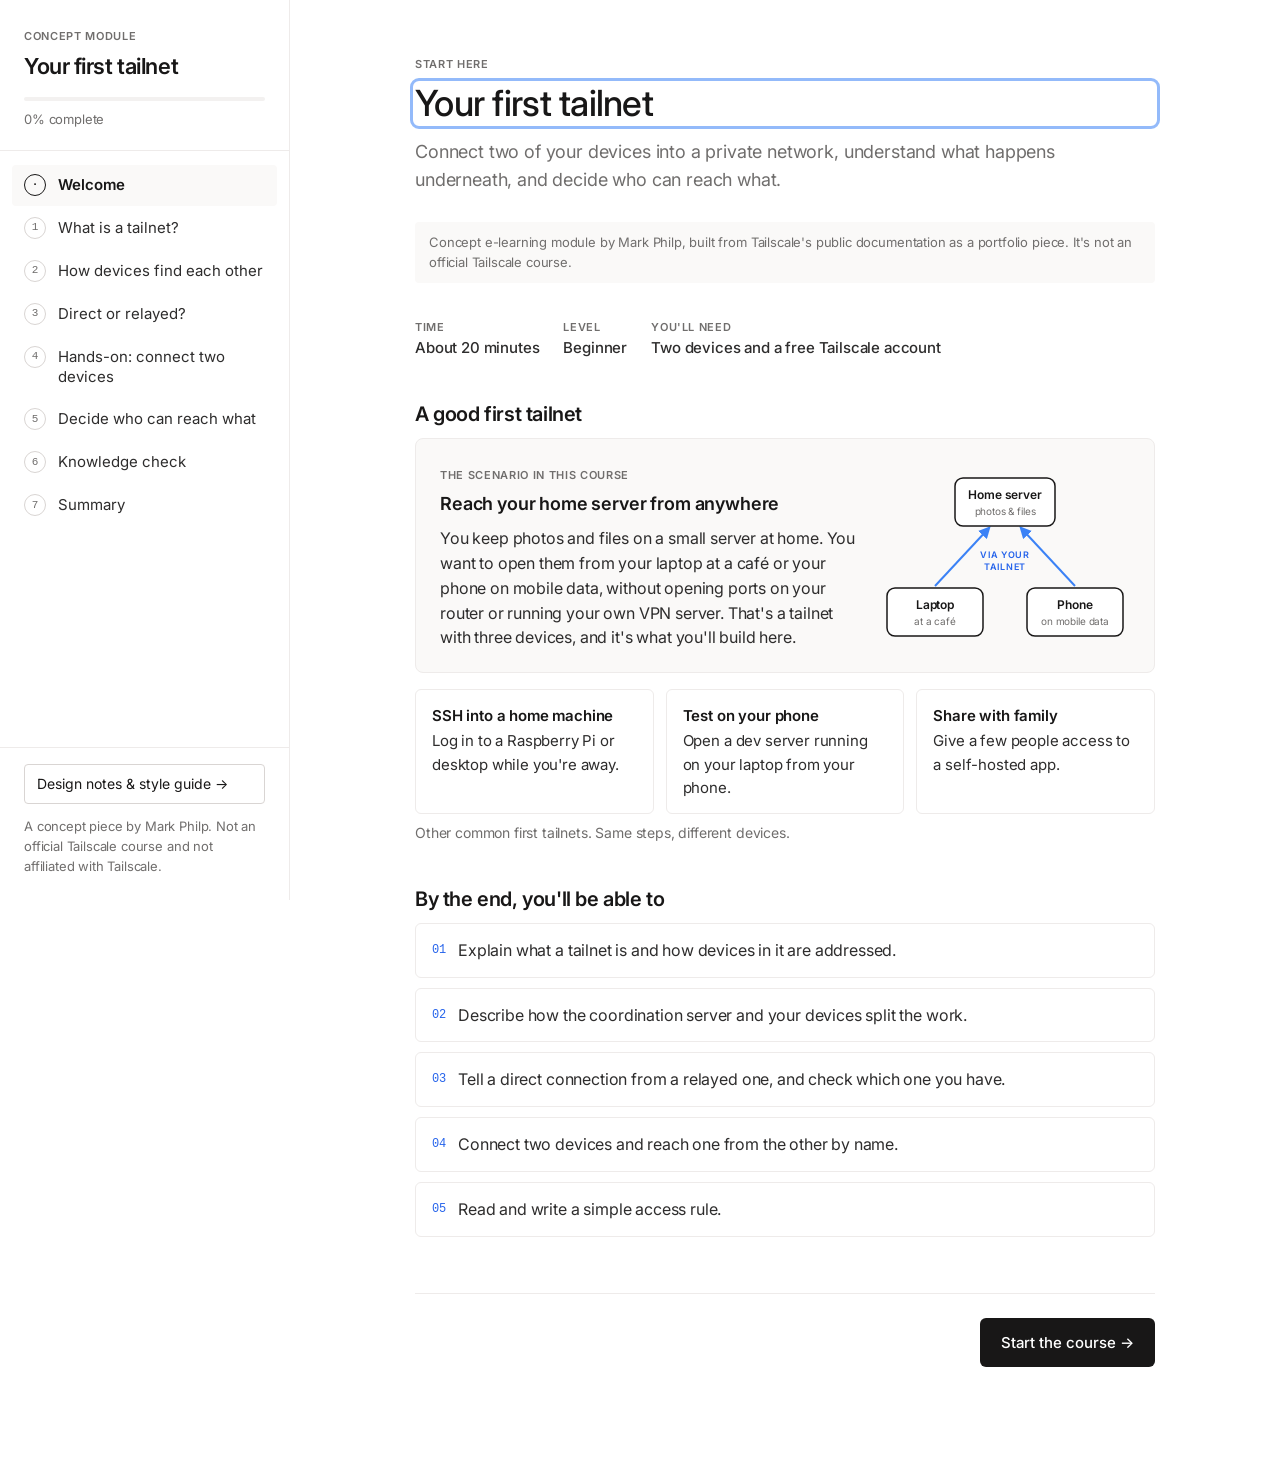
<file: static/elearning/your-first-tailnet/index.html>
<!DOCTYPE html>
<html lang="en">
<head>
<meta charset="utf-8">
<meta name="viewport" content="width=device-width, initial-scale=1">
<title>Your first tailnet · Concept e-learning module</title>
<link rel="preconnect" href="https://fonts.googleapis.com">
<link rel="preconnect" href="https://fonts.gstatic.com" crossorigin>
<link href="https://fonts.googleapis.com/css2?family=Inter:wght@400;500;600&display=swap" rel="stylesheet">
<style>
/* ============================================================
   Design tokens — matched to tailscale.com/docs
   White page, near-black text, hairline borders, blue only for links
   and traffic paths. Link blue is darkened from the docs' #3B82F6
   (3.7:1) to #2563EB (5.2:1) so every text pair passes WCAG 2.1 AA.
   ============================================================ */
:root{
  --canvas:#ffffff;
  --surface:#ffffff;
  --surface-2:#faf9f8;   /* code, quiet panels (docs code background) */
  --surface-3:#f3f1f0;   /* hover */
  --ink:#181717;         /* headings, outlines */
  --text:#2e2d2d;        /* body, 13.7:1 */
  --muted:#706e6d;       /* secondary text, 5.1:1 */
  --hairline:#eeebea;
  --hairline-strong:#d9d5d3;
  --brand:#3b82f6;       /* docs blue: diagrams and large shapes only */
  --brand-strong:#181717;/* primary button: black, like the docs header CTA */
  --brand-text:#2563eb;  /* links and blue text */
  --brand-soft:rgba(59,130,246,.08);
  --success:#15803d;  --success-soft:rgba(21,128,61,.08);
  --warning:#b45309;  --warning-soft:rgba(180,83,9,.10);
  --error:#dc2626;    --error-soft:rgba(220,38,38,.07);
  --font:"Inter",system-ui,-apple-system,"Segoe UI",Roboto,Helvetica,Arial,sans-serif;
  --mono:"SF Mono",SFMono-Regular,ui-monospace,Menlo,Monaco,Consolas,"Liberation Mono",monospace;
  --r-sm:4px; --r:6px; --r-lg:8px;
  --sidebar:290px;
}
*{box-sizing:border-box}
html,body{margin:0;height:100%}
body{font-family:var(--font);font-size:16px;line-height:1.55;color:var(--text);letter-spacing:-.01em;background:var(--canvas);-webkit-font-smoothing:antialiased}
a{color:var(--brand-text)}
a:hover{color:var(--ink)}
:focus-visible{outline:3px solid rgba(59,130,246,.55);outline-offset:2px;border-radius:4px}
button{font:inherit;color:inherit}
code,kbd,pre{font-family:var(--mono);font-size:.875em}
.label{font-family:var(--font);font-size:11px;letter-spacing:.06em;text-transform:uppercase;color:var(--muted);font-weight:600}
:not(pre)>code{background:var(--surface-2);border:1px solid var(--hairline);border-radius:4px;padding:1px 4px;color:var(--text)}

/* ---------- layout ---------- */
.app{display:flex;min-height:100vh}
.sidebar{width:var(--sidebar);flex-shrink:0;background:var(--surface);border-right:1px solid var(--hairline);display:flex;flex-direction:column;position:sticky;top:0;height:100vh;overflow:auto}
.side-head{padding:28px 24px 20px;border-bottom:1px solid var(--hairline)}
.side-head h1{font-size:22px;font-weight:600;letter-spacing:-.02em;color:var(--ink);line-height:1.2;margin:8px 0 18px}
.progress{height:4px;background:var(--surface-3);border-radius:4px;overflow:hidden}
.progress > div{height:100%;background:var(--brand);width:0;transition:width .4s ease}
.progress-text{font-size:13px;color:var(--muted);margin-top:8px}
.lessons{list-style:none;margin:0;padding:12px 12px 0;counter-reset:l}
.lessons li{margin:2px 0}
.lessons button{width:100%;text-align:left;background:none;border:0;border-radius:var(--r-sm);padding:10px 12px;display:flex;gap:12px;align-items:flex-start;cursor:pointer;font-size:15px;line-height:1.35}
.lessons button:hover{background:var(--surface-2)}
.lessons button[aria-current="page"]{background:var(--surface-2);font-weight:600;color:var(--ink)}
.lesson-mark{flex:0 0 22px;height:22px;border-radius:50%;border:1.5px solid var(--hairline-strong);display:grid;place-items:center;font-family:var(--mono);font-size:11px;color:var(--muted);margin-top:-1px}
.lessons button[aria-current="page"] .lesson-mark{border-color:var(--ink);color:var(--ink)}
.lessons .done .lesson-mark{background:var(--ink);border-color:var(--ink);color:#fff}
.side-foot{margin-top:auto;padding:16px 24px 24px;border-top:1px solid var(--hairline);font-size:13px;color:var(--muted)}
.side-foot button{background:none;border:1px solid var(--hairline-strong);border-radius:var(--r-sm);padding:8px 12px;cursor:pointer;width:100%;text-align:left;margin-bottom:12px;font-size:14px;color:var(--ink)}
.side-foot button:hover,.side-foot button[aria-current="page"]{background:var(--surface-2)}

main{flex:1;min-width:0}
.topbar{display:none;align-items:center;gap:12px;padding:12px 16px;border-bottom:1px solid var(--hairline);background:var(--surface);position:sticky;top:0;z-index:20}
.menu-btn{border:1px solid var(--hairline-strong);background:var(--surface);border-radius:var(--r-sm);padding:6px 10px;cursor:pointer}
.content{max-width:820px;margin:0 auto;padding:56px 40px 96px}
.lesson{display:none}
.lesson.active{display:block;animation:fade .25s ease}
@keyframes fade{from{opacity:0;transform:translateY(4px)}to{opacity:1;transform:none}}
.lesson h2{font-size:36px;font-weight:500;letter-spacing:-.02em;line-height:1.15;margin:10px 0 14px;color:var(--ink)}
.lesson h3{font-size:20px;font-weight:600;letter-spacing:-.02em;margin:40px 0 8px;color:var(--ink)}
.lede{font-size:18px;color:var(--muted);margin:0 0 28px;max-width:640px}
p{margin:0 0 16px}
ul.plain{padding-left:20px;margin:0 0 16px}
ul.plain li{margin:6px 0}

/* ---------- components ---------- */
.card{background:var(--surface);border:1px solid var(--hairline);border-radius:var(--r-lg);padding:24px}
.figure{background:var(--surface);border:1px solid var(--hairline);border-radius:var(--r-lg);padding:20px;margin:24px 0}
.figure svg{width:100%;height:auto;display:block}
.figcap{font-size:14px;color:var(--muted);margin-top:12px;display:flex;gap:10px}
.figcap .label{flex-shrink:0;padding-top:2px}
.callout{position:relative;border:1px solid var(--hairline);background:var(--surface);border-radius:var(--r-sm);padding:12px 16px 12px 44px;margin:24px 0}
.callout::before{content:"i";position:absolute;left:14px;top:14px;width:18px;height:18px;border:1.5px solid var(--text);border-radius:50%;font:600 11px/15px var(--font);text-align:center;color:var(--text)}
.callout p:last-child{margin:0}
.callout .label{display:block;margin-bottom:4px}
.grid-2{display:grid;grid-template-columns:1fr 1fr;gap:16px}
.objectives{list-style:none;padding:0;margin:0;display:grid;gap:10px}
.objectives li{display:flex;gap:12px;align-items:flex-start;background:var(--surface);border:1px solid var(--hairline);border-radius:var(--r);padding:14px 16px}
.objectives .n{font-family:var(--mono);font-size:12px;color:var(--brand-text);padding-top:3px}
.meta{display:flex;gap:24px;flex-wrap:wrap;margin:0 0 32px}
.meta div{font-size:14px}
.meta strong{display:block;font-weight:500;font-size:15px}

.btn{display:inline-flex;align-items:center;gap:8px;border-radius:var(--r);padding:12px 20px;border:1px solid transparent;cursor:pointer;font-weight:500;font-size:15px;text-decoration:none;transition:background .15s}
.btn-primary{background:var(--brand-strong);color:#fff}
.btn-primary:hover{background:#3a3736;color:#fff}
.btn-secondary{background:var(--ink);color:#fff}
.btn-secondary:hover{background:#3a3736}
.btn-ghost{background:var(--surface);border-color:var(--hairline-strong);color:var(--ink)}
.btn-ghost:hover{background:var(--surface-2)}
.btn[disabled]{opacity:.45;cursor:not-allowed}
.nav-row{display:flex;justify-content:space-between;gap:12px;margin-top:56px;padding-top:24px;border-top:1px solid var(--hairline)}

.chips{display:flex;flex-wrap:wrap;gap:8px;margin:0 0 16px}
.chip{border:1px solid var(--hairline-strong);background:var(--surface);border-radius:999px;padding:8px 14px;cursor:pointer;font-size:14px}
.chip:hover{background:var(--surface-2)}
.chip[aria-pressed="true"]{background:var(--ink);border-color:var(--ink);color:#fff}

pre.term{background:var(--surface-2);color:var(--text);border:1px solid #e5e7eb;border-radius:var(--r);padding:16px 18px;overflow:auto;margin:12px 0;line-height:1.55;position:relative}
pre.term .p{color:var(--muted);user-select:none}
pre.term .hl{color:var(--warning)}
pre.term .ok{color:var(--success)}
.copy{position:absolute;top:10px;right:10px;background:var(--surface);border:1px solid var(--hairline-strong);color:var(--text);border-radius:6px;padding:3px 9px;font-family:var(--font);font-size:12px;cursor:pointer}
.copy:hover{background:var(--surface-3)}
pre.code{background:var(--surface-2);border:1px solid var(--hairline);border-radius:var(--r);padding:16px 18px;overflow:auto;margin:12px 0;line-height:1.6}
pre.code .k{color:var(--brand-text)}
pre.code .c{color:var(--muted);font-style:italic}

.info-card{background:var(--surface-2);border-radius:var(--r);padding:16px 18px;margin-top:12px;min-height:96px}
.kv{display:grid;grid-template-columns:150px 1fr;gap:6px 16px;font-size:14px;margin:0}
.kv dt{color:var(--muted)}
.kv dd{margin:0;font-family:var(--mono);font-size:13px}

.step-dot{width:34px;height:34px;border-radius:50%;border:1.5px solid var(--hairline-strong);background:var(--surface);font-family:var(--mono);font-size:13px;cursor:pointer}
.step-dot[aria-current="step"]{background:var(--ink);color:#fff;border-color:var(--ink)}
.step-text{min-height:84px}
.step-text h4{margin:0 0 4px;font-size:16px;font-weight:500}

.task{display:flex;gap:14px;align-items:flex-start;background:var(--surface);border:1px solid var(--hairline);border-radius:var(--r);padding:18px 20px;margin:12px 0}
.task input{width:20px;height:20px;accent-color:var(--ink);margin-top:3px;flex-shrink:0}
.task h4{margin:0 0 6px;font-size:16px;font-weight:500}
.task p{margin:0 0 8px;font-size:15px}
.task.checked{background:var(--surface-2)}
.task.checked h4{text-decoration:line-through;text-decoration-color:var(--hairline-strong)}
.task{position:relative}
.task-head{min-height:96px;padding-right:152px}
.task-art{position:absolute;top:18px;right:20px;width:132px;height:96px;background:var(--surface-2);border:1px solid var(--hairline);border-radius:var(--r)}
.task.checked .task-art{opacity:.55}
@media (max-width:700px){.task-art{display:none}.task-head{min-height:0;padding-right:0}}
.tabs{display:flex;gap:4px;border-bottom:1px solid var(--hairline);margin:8px 0 0}
.tab{background:none;border:0;padding:8px 12px;cursor:pointer;font-size:14px;border-bottom:2px solid transparent;margin-bottom:-1px;color:var(--muted)}
.tab[aria-selected="true"]{border-bottom-color:var(--ink);color:var(--ink);font-weight:500}

.scenario{background:var(--surface);border:1px solid var(--hairline);border-radius:var(--r);padding:18px 20px;margin:12px 0}
.scenario-q{display:flex;justify-content:space-between;gap:16px;align-items:center;flex-wrap:wrap}
.scenario-q p{margin:0;flex:1;min-width:240px}
.scenario-q code{background:var(--surface-2);padding:1px 6px;border-radius:4px}
.choice-row{display:flex;gap:8px}
.choice{border:1px solid var(--hairline-strong);background:var(--surface);border-radius:var(--r-sm);padding:7px 14px;cursor:pointer;font-size:14px;font-weight:500}
.choice:hover{background:var(--surface-2)}
.feedback{margin-top:12px;padding:12px 14px;border-radius:var(--r-sm);font-size:15px;display:none}
.feedback.show{display:block}
.feedback.right{background:var(--success-soft);color:#1f5a3a}
.feedback.wrong{background:var(--error-soft);color:#991b1b}
.feedback strong{font-weight:600}

.q{background:var(--surface);border:1px solid var(--hairline);border-radius:var(--r-lg);padding:22px 24px;margin:16px 0}
.q legend{font-weight:500;font-size:17px;padding:0;margin-bottom:12px}
.q fieldset{border:0;margin:0;padding:0}
.opt{display:flex;gap:12px;align-items:flex-start;padding:11px 14px;border:1px solid var(--hairline);border-radius:var(--r-sm);margin:8px 0;cursor:pointer;font-size:15px}
.opt:hover{background:var(--surface-2)}
.opt input{accent-color:var(--ink);margin-top:4px}
.opt.correct{border-color:var(--success);background:var(--success-soft)}
.opt.incorrect{border-color:var(--error);background:var(--error-soft)}
.score{text-align:center;padding:32px}
.score .big{font-size:56px;font-weight:500;color:var(--ink);letter-spacing:-.03em;line-height:1}

/* diagram helpers */
.dg text{font-family:var(--font)}
.dg .mono{font-family:var(--mono);letter-spacing:.08em}
.dev{cursor:pointer}
.dev rect.box{transition:stroke .2s, fill .2s}
.dev:hover rect.box,.dev:focus rect.box{fill:var(--surface-3)}
.dev.sel rect.box{stroke:var(--brand);stroke-width:2.5}
.dev:focus{outline:none}
.dim{opacity:.18;transition:opacity .3s}
.lit{opacity:1;transition:opacity .3s}
.flow{stroke-dasharray:6 8;animation:dash 1.1s linear infinite}
@keyframes dash{to{stroke-dashoffset:-28}}
@media (prefers-reduced-motion:reduce){.flow{animation:none}.lesson.active{animation:none}}


.flip{display:block;width:100%;height:190px;padding:0;border:0;background:none;cursor:pointer;perspective:900px;text-align:left}
.flip-inner{position:relative;display:block;width:100%;height:100%;transition:transform .5s ease;transform-style:preserve-3d}
.flip[aria-pressed="true"] .flip-inner{transform:rotateY(180deg)}
.flip-face{position:absolute;inset:0;display:flex;flex-direction:column;gap:10px;padding:22px 24px;background:var(--surface);border:1px solid var(--hairline);border-radius:var(--r-lg);backface-visibility:hidden;-webkit-backface-visibility:hidden}
.flip:hover .flip-face{border-color:var(--hairline-strong)}
.flip-back{transform:rotateY(180deg);background:var(--surface-2)}
.flip-big{font-family:var(--mono);font-size:26px;color:var(--ink);margin-top:auto}
.flip-hint{font-size:13px;color:var(--muted);margin-top:auto}
.flip-text{font-size:15px;line-height:1.55;color:var(--text)}
@media (prefers-reduced-motion:reduce){.flip-inner{transition:none}}
.step-nav{display:flex;align-items:center;gap:8px;margin:16px 0 8px;flex-wrap:wrap}
.step-arrow{width:34px;height:34px;border-radius:50%;border:1px solid var(--hairline-strong);background:var(--surface);cursor:pointer;font-size:16px;line-height:1}
.step-arrow:hover:not([disabled]){background:var(--surface-2)}
.step-arrow[disabled]{opacity:.35;cursor:not-allowed}
.step-hint{font-size:13px;color:var(--muted);margin-left:8px}
.usecase{display:grid;grid-template-columns:1fr 250px;gap:24px;align-items:center;background:var(--surface-2);border:1px solid var(--hairline);border-radius:var(--r-lg);padding:22px 24px;margin:0 0 16px}
.usecase h4{margin:4px 0 8px;font-size:18px;font-weight:600;color:var(--ink)}
.usecase p{margin:0}
.usecase svg{display:block;width:100%;max-width:240px;height:auto;margin:0 auto}
.also{display:grid;grid-template-columns:repeat(3,1fr);gap:12px;margin:0 0 8px}
.also div{border:1px solid var(--hairline);border-radius:var(--r);padding:14px 16px;font-size:15px}
.also strong{display:block;font-weight:600;color:var(--ink);margin-bottom:2px}
@media (max-width:900px){.usecase,.also{grid-template-columns:1fr}}
/* style guide */
.swatches{display:grid;grid-template-columns:repeat(auto-fill,minmax(150px,1fr));gap:12px;margin:12px 0 8px}
.sw{border:1px solid var(--hairline);border-radius:var(--r);overflow:hidden;background:var(--surface);font-size:13px}
.sw .chipc{height:64px;border-bottom:1px solid var(--hairline)}
.sw div.t{padding:10px 12px}
.sw strong{display:block;font-weight:600;color:var(--ink)}
.sw span{font-family:var(--mono);font-size:12px;color:var(--muted)}
table.spec{width:100%;border-collapse:collapse;font-size:14px;margin:12px 0}
table.spec th,table.spec td{text-align:left;padding:10px 12px;border-bottom:1px solid var(--hairline);vertical-align:top}
table.spec th{font-weight:500;color:var(--muted);font-size:13px}
.do-dont{display:grid;grid-template-columns:1fr 1fr;gap:12px}
.do-dont > div{border-radius:var(--r);padding:14px 16px;font-size:15px}
.do-dont .do{background:var(--success-soft)}
.do-dont .dont{background:var(--error-soft)}
.do-dont .label{display:block;margin-bottom:6px}

.disclaimer{font-size:13px;color:var(--muted);background:var(--surface-2);border-radius:var(--r-sm);padding:10px 14px;margin:0 0 32px}

/* responsive */
@media (max-width:900px){
  .sidebar{position:fixed;left:0;top:0;z-index:40;transform:translateX(-100%);transition:transform .25s;box-shadow:0 0 0 100vmax rgba(24,23,23,0)}
  .sidebar.open{transform:none;box-shadow:0 0 0 100vmax rgba(24,23,23,.35)}
  .topbar{display:flex}
  .content{padding:32px 20px 72px}
  .lesson h2{font-size:32px}
  .grid-2,.do-dont{grid-template-columns:1fr}
  .kv{grid-template-columns:120px 1fr}
}
</style>
</head>
<body>
<div class="app">
  <aside class="sidebar" id="sidebar" aria-label="Course navigation">
    <div class="side-head">
      <div class="label">Concept module</div>
      <h1>Your first tailnet</h1>
      <div class="progress" role="progressbar" aria-label="Course progress" aria-valuemin="0" aria-valuemax="100" aria-valuenow="0"><div id="bar"></div></div>
      <div class="progress-text" id="progressText">0% complete</div>
    </div>
    <ol class="lessons" id="lessonList"></ol>
    <div class="side-foot">
      <button type="button" id="guideBtn">Design notes &amp; style guide →</button>
      A concept piece by Mark Philp. Not an official Tailscale course and not affiliated with Tailscale.
    </div>
  </aside>

  <main>
    <div class="topbar">
      <button class="menu-btn" id="menuBtn" aria-controls="sidebar" aria-expanded="false">☰ Lessons</button>
      <span style="font-weight:500">Your first tailnet</span>
    </div>
    <div class="content" id="content">

<!-- ================= 0. WELCOME ================= -->
<section class="lesson" data-title="Welcome" id="l0">
  <div class="label">Start here</div>
  <h2>Your first tailnet</h2>
  <p class="lede">Connect two of your devices into a private network, understand what happens underneath, and decide who can reach what.</p>
  <p class="disclaimer">Concept e-learning module by Mark Philp, built from Tailscale's public documentation as a portfolio piece. It's not an official Tailscale course.</p>
  <div class="meta">
    <div><span class="label">Time</span><strong>About 20 minutes</strong></div>
    <div><span class="label">Level</span><strong>Beginner</strong></div>
    <div><span class="label">You'll need</span><strong>Two devices and a free Tailscale account</strong></div>
  </div>
  <h3>A good first tailnet</h3>
  <div class="usecase">
    <div>
      <span class="label">The scenario in this course</span>
      <h4>Reach your home server from anywhere</h4>
      <p>You keep photos and files on a small server at home. You want to open them from your laptop at a café or your phone on mobile data, without opening ports on your router or running your own VPN server. That's a tailnet with three devices, and it's what you'll build here.</p>
    </div>
    <svg viewBox="0 0 240 172" role="img" aria-label="Diagram: a laptop at a café and a phone on mobile data both connect to a home server through your tailnet">
      <defs><marker id="ucArrow" viewBox="0 0 10 10" refX="8" refY="5" markerWidth="6" markerHeight="6" orient="auto-start-reverse"><path d="M0 0 L10 5 L0 10 z" fill="#3b82f6"/></marker></defs>
      <path d="M50 116 L104 58" stroke="#3b82f6" stroke-width="2" marker-end="url(#ucArrow)"/>
      <path d="M190 116 L136 58" stroke="#3b82f6" stroke-width="2" marker-end="url(#ucArrow)"/>
      <rect x="70" y="8" width="100" height="48" rx="8" fill="#fff" stroke="#181717" stroke-width="1.5"/>
      <text x="120" y="29" text-anchor="middle" font-size="12" font-weight="600" fill="#181717" font-family="Inter,system-ui,sans-serif">Home server</text>
      <text x="120" y="45" text-anchor="middle" font-size="10" fill="#706e6d" font-family="Inter,system-ui,sans-serif">photos &amp; files</text>
      <rect x="2" y="118" width="96" height="48" rx="8" fill="#fff" stroke="#181717" stroke-width="1.5"/>
      <text x="50" y="139" text-anchor="middle" font-size="12" font-weight="600" fill="#181717" font-family="Inter,system-ui,sans-serif">Laptop</text>
      <text x="50" y="155" text-anchor="middle" font-size="10" fill="#706e6d" font-family="Inter,system-ui,sans-serif">at a café</text>
      <rect x="142" y="118" width="96" height="48" rx="8" fill="#fff" stroke="#181717" stroke-width="1.5"/>
      <text x="190" y="139" text-anchor="middle" font-size="12" font-weight="600" fill="#181717" font-family="Inter,system-ui,sans-serif">Phone</text>
      <text x="190" y="155" text-anchor="middle" font-size="10" fill="#706e6d" font-family="Inter,system-ui,sans-serif">on mobile data</text>
      <text x="120" y="88" text-anchor="middle" font-size="9" font-weight="600" letter-spacing=".08em" fill="#2563eb" font-family="Inter,system-ui,sans-serif">VIA YOUR</text><text x="120" y="100" text-anchor="middle" font-size="9" font-weight="600" letter-spacing=".08em" fill="#2563eb" font-family="Inter,system-ui,sans-serif">TAILNET</text>
    </svg>
  </div>
  <div class="also">
    <div><strong>SSH into a home machine</strong>Log in to a Raspberry Pi or desktop while you're away.</div>
    <div><strong>Test on your phone</strong>Open a dev server running on your laptop from your phone.</div>
    <div><strong>Share with family</strong>Give a few people access to a self-hosted app.</div>
  </div>
  <p style="font-size:14px;color:var(--muted)">Other common first tailnets. Same steps, different devices.</p>

  <h3>By the end, you'll be able to</h3>
  <ol class="objectives">
    <li><span class="n">01</span><span>Explain what a tailnet is and how devices in it are addressed.</span></li>
    <li><span class="n">02</span><span>Describe how the coordination server and your devices split the work.</span></li>
    <li><span class="n">03</span><span>Tell a direct connection from a relayed one, and check which one you have.</span></li>
    <li><span class="n">04</span><span>Connect two devices and reach one from the other by name.</span></li>
    <li><span class="n">05</span><span>Read and write a simple access rule.</span></li>
  </ol>
  <div class="nav-row"><span></span><button class="btn btn-primary" data-next>Start the course →</button></div>
</section>

<!-- ================= 1. WHAT IS A TAILNET ================= -->
<section class="lesson" data-title="What is a tailnet?" id="l1">
  <div class="label">Lesson 1</div>
  <h2>What is a tailnet?</h2>
  <p class="lede">A tailnet is your own private network. Every device you add can reach the others, wherever they are.</p>
  <p>Your laptop might be in a café, your phone on mobile data and your file server at home. Normally, those three can't reach each other without opening ports or setting up a VPN server. Once they join the same tailnet, they behave as if they were on one network.</p>

  <div class="figure">
    <div class="label" style="margin-bottom:10px">Try it · Select a device</div>
    <svg class="dg" viewBox="0 0 720 330" role="group" aria-label="Diagram: three devices in different places joined into one tailnet">
      <defs>
        <pattern id="dots" width="16" height="16" patternUnits="userSpaceOnUse"><circle cx="2" cy="2" r="1" fill="rgba(24,23,23,.10)"/></pattern>
      </defs>
      <rect x="50" y="40" width="620" height="250" rx="40" fill="url(#dots)" stroke="#3b82f6" stroke-width="1.5" stroke-dasharray="4 6"/>
      <rect x="296" y="31" width="128" height="18" fill="#fff"/>
      <text x="360" y="44" text-anchor="middle" class="mono" font-size="11" fill="#2563eb">YOUR TAILNET</text>
      <g stroke="#3b82f6" stroke-width="2" fill="none">
        <line x1="165" y1="225" x2="360" y2="105"/><line x1="360" y1="105" x2="555" y2="225"/><line x1="165" y1="225" x2="555" y2="225"/>
      </g>
      <!-- laptop -->
      <g class="dev" data-dev="laptop" tabindex="0" role="button" aria-label="Laptop">
        <rect class="box" x="85" y="190" width="160" height="70" rx="12" fill="#fff" stroke="#181717" stroke-width="1.5"/>
        <rect x="103" y="206" width="30" height="20" rx="3" fill="none" stroke="#181717" stroke-width="1.5"/><line x1="97" y1="231" x2="139" y2="231" stroke="#181717" stroke-width="1.5"/>
        <text x="149" y="220" font-size="14" font-weight="500" fill="#181717">laptop</text>
        <text x="149" y="238" font-size="11" class="mono" fill="#706e6d" id="laptopNet">CAFÉ WI-FI</text>
      </g>
      <!-- phone -->
      <g class="dev" data-dev="phone" tabindex="0" role="button" aria-label="Phone">
        <rect class="box" x="280" y="70" width="160" height="70" rx="12" fill="#fff" stroke="#181717" stroke-width="1.5"/>
        <rect x="300" y="84" width="16" height="28" rx="3" fill="none" stroke="#181717" stroke-width="1.5"/>
        <text x="330" y="100" font-size="14" font-weight="500" fill="#181717">phone</text>
        <text x="330" y="118" font-size="11" class="mono" fill="#706e6d">MOBILE DATA</text>
      </g>
      <!-- nas -->
      <g class="dev" data-dev="nas" tabindex="0" role="button" aria-label="Home server">
        <rect class="box" x="475" y="190" width="160" height="70" rx="12" fill="#fff" stroke="#181717" stroke-width="1.5"/>
        <rect x="493" y="204" width="24" height="30" rx="3" fill="none" stroke="#181717" stroke-width="1.5"/><line x1="498" y1="214" x2="512" y2="214" stroke="#181717" stroke-width="1.5"/><line x1="498" y1="222" x2="512" y2="222" stroke="#181717" stroke-width="1.5"/>
        <text x="527" y="220" font-size="14" font-weight="500" fill="#181717">home-nas</text>
        <text x="527" y="238" font-size="11" class="mono" fill="#706e6d">HOME WI-FI</text>
      </g>
      <text x="360" y="318" text-anchor="middle" font-size="13" fill="#706e6d">Three networks, one tailnet</text>
    </svg>
    <div class="info-card" id="devInfo" aria-live="polite"><p style="margin:0;color:var(--muted)">Select a device to see its address and name.</p></div>
    <div style="margin-top:12px"><button class="btn btn-ghost" id="moveLaptop" type="button">Move the laptop to mobile data</button></div>
    <div class="figcap"><span class="label">Fig 1</span><span>Each device keeps the same Tailscale address and name, whichever network it's on.</span></div>
  </div>

  <h3>Two ways to find a device</h3>
  <p style="color:var(--muted);font-size:15px">Select a card to flip it.</p>
  <div class="grid-2">
    <button type="button" class="flip" aria-pressed="false" aria-label="Tailscale IP. Select to show the explanation.">
      <span class="flip-inner">
        <span class="flip-face flip-front"><span class="label">Tailscale IP</span><span class="flip-big">100.64.7.21</span><span class="flip-hint">Flip ↻</span></span>
        <span class="flip-face flip-back"><span class="label">Tailscale IP</span><span class="flip-text">Every device gets an address starting with <code>100.</code>, from a range set aside so it won't clash with your home or office network. It stays the same when the device changes networks.</span></span>
      </span>
    </button>
    <button type="button" class="flip" aria-pressed="false" aria-label="MagicDNS name. Select to show the explanation.">
      <span class="flip-inner">
        <span class="flip-face flip-front"><span class="label">MagicDNS name</span><span class="flip-big">home-nas</span><span class="flip-hint">Flip ↻</span></span>
        <span class="flip-face flip-back"><span class="label">MagicDNS name</span><span class="flip-text">Every device also gets a name, like <code>home-nas</code>. You can use it instead of the IP. MagicDNS is on by default for new tailnets.</span></span>
      </span>
    </button>
  </div>
  <div class="nav-row"><button class="btn btn-ghost" data-prev>← Back</button><button class="btn btn-primary" data-next>Continue →</button></div>
</section>

<!-- ================= 2. HOW DEVICES FIND EACH OTHER ================= -->
<section class="lesson" data-title="How devices find each other" id="l2">
  <div class="label">Lesson 2</div>
  <h2>How devices find each other</h2>
  <p class="lede">A central coordination server introduces your devices. After that, they talk to each other directly.</p>
  <p>Tailscale splits the work in two. The <strong>control plane</strong> is the coordination server: it handles sign-in, shares keys and sends out your access rules. The <strong>data plane</strong> is your devices: they carry your actual traffic, encrypted with WireGuard.</p>

  <div class="figure">
    <div class="label" style="margin-bottom:10px">Step through it</div>
    <svg class="dg" viewBox="0 0 720 300" role="img" aria-labelledby="f2t" id="fig2">
      <title id="f2t">Diagram: the coordination server shares public keys; devices connect directly</title>
      <g id="f2-server">
        <rect x="270" y="20" width="180" height="64" rx="12" fill="#181717"/>
        <text x="360" y="48" text-anchor="middle" font-size="14" font-weight="500" fill="#fff">Coordination server</text>
        <text x="360" y="68" text-anchor="middle" font-size="10" class="mono" fill="#cfc9c6">CONTROL PLANE</text>
      </g>
      <g id="f2-up" fill="none" stroke="#181717" stroke-width="1.5" stroke-dasharray="5 5">
        <path d="M135 190 L270 60"/><path d="M585 190 L450 60"/>
      </g>
      <g id="f2-uplabel"><text x="186" y="116" text-anchor="end" font-size="11" class="mono" fill="#706e6d">PUBLIC KEY +</text><text x="186" y="130" text-anchor="end" font-size="11" class="mono" fill="#706e6d">WHERE TO FIND ME</text></g>
      <g id="f2-down"><text x="534" y="116" font-size="11" class="mono" fill="#706e6d">PEER LIST +</text><text x="534" y="130" font-size="11" class="mono" fill="#706e6d">ACCESS RULES</text></g>
      <g id="f2-direct"><line x1="230" y1="222" x2="490" y2="222" stroke="#3b82f6" stroke-width="3" class="flow"/>
        <text x="360" y="210" text-anchor="middle" font-size="11" class="mono" fill="#2563eb">WIREGUARD · DIRECT</text>
        <text x="360" y="244" text-anchor="middle" font-size="11" class="mono" fill="#2563eb">DATA PLANE</text></g>
      <g id="f2-a"><rect x="40" y="190" width="190" height="64" rx="12" fill="#fff" stroke="#181717" stroke-width="1.5"/>
        <text x="135" y="216" text-anchor="middle" font-size="14" font-weight="500">laptop</text>
        <g id="f2-keyA"><circle cx="66" cy="236" r="5" fill="#3b82f6"/><text x="78" y="240" font-size="10" class="mono" fill="#706e6d">PRIVATE KEY STAYS</text></g></g>
      <g id="f2-b"><rect x="490" y="190" width="190" height="64" rx="12" fill="#fff" stroke="#181717" stroke-width="1.5"/>
        <text x="585" y="216" text-anchor="middle" font-size="14" font-weight="500">home-nas</text>
        <g id="f2-keyB"><circle cx="516" cy="236" r="5" fill="#3b82f6"/><text x="528" y="240" font-size="10" class="mono" fill="#706e6d">PRIVATE KEY STAYS</text></g></g>
      <text x="360" y="290" text-anchor="middle" font-size="12" fill="#706e6d" id="f2-note">Your traffic never passes through the coordination server.</text>
    </svg>
    <div class="step-nav" role="group" aria-label="Diagram steps" id="stepNav">
      <button class="step-arrow" id="stepPrev" type="button" aria-label="Previous step">←</button>
      <button class="step-dot" data-step="0" aria-current="step" aria-label="Step 1">1</button>
      <button class="step-dot" data-step="1" aria-label="Step 2" tabindex="-1">2</button>
      <button class="step-dot" data-step="2" aria-label="Step 3" tabindex="-1">3</button>
      <button class="step-dot" data-step="3" aria-label="Step 4" tabindex="-1">4</button>
      <button class="step-arrow" id="stepNext" type="button" aria-label="Next step">→</button>
      <span class="step-hint">or use the ← → arrow keys</span>
    </div>
    <div class="step-text" id="stepText" aria-live="polite"></div>
    <div class="figcap"><span class="label">Fig 2</span><span>The control plane shares keys and rules. The data plane carries your traffic.</span></div>
  </div>

  <div class="callout"><span class="label">Good to know</span><p>If the coordination server goes offline, devices that are already connected keep working, using the rules they last received.</p></div>
  <div class="nav-row"><button class="btn btn-ghost" data-prev>← Back</button><button class="btn btn-primary" data-next>Continue →</button></div>
</section>

<!-- ================= 3. DIRECT VS RELAYED ================= -->
<section class="lesson" data-title="Direct or relayed?" id="l3">
  <div class="label">Lesson 3</div>
  <h2>Direct or relayed?</h2>
  <p class="lede">Tailscale always tries for a direct connection. When a network won't allow one, it relays your traffic instead, still encrypted.</p>
  <p>Every connection starts out relayed through a <strong>DERP server</strong> (Designated Encrypted Relay for Packets), so devices can reach each other straight away. Tailscale then tries to upgrade to a direct connection. If a firewall blocks that, it tries a peer relay in your tailnet, if you've set one up. Otherwise it stays on DERP.</p>

  <div class="figure">
    <div class="label" style="margin-bottom:10px">Try it · Pick a network situation</div>
    <div class="chips" role="group" aria-label="Network situation">
      <button class="chip" data-scn="direct" aria-pressed="true">Both on home Wi-Fi</button>
      <button class="chip" data-scn="peer" aria-pressed="false">Office with a peer relay</button>
      <button class="chip" data-scn="derp" aria-pressed="false">Strict firewall, UDP blocked</button>
    </div>
    <svg class="dg" viewBox="0 0 720 240" role="img" aria-labelledby="f3t">
      <title id="f3t">Diagram: three possible paths between two devices</title>
      <rect x="40" y="88" width="150" height="64" rx="12" fill="#fff" stroke="#181717" stroke-width="1.5"/>
      <text x="115" y="125" text-anchor="middle" font-size="14" font-weight="500">laptop</text>
      <rect x="530" y="88" width="150" height="64" rx="12" fill="#fff" stroke="#181717" stroke-width="1.5"/>
      <text x="605" y="125" text-anchor="middle" font-size="14" font-weight="500">home-nas</text>
      <!-- DERP -->
      <g id="p-derp">
        <circle cx="360" cy="40" r="26" fill="#fff" stroke="#181717" stroke-width="1.5"/>
        <text x="360" y="44" text-anchor="middle" font-size="11" class="mono">DERP</text>
        <path d="M190 105 Q260 45 334 40" fill="none" stroke="#3b82f6" stroke-width="3" class="flow"/>
        <path d="M386 40 Q460 45 530 105" fill="none" stroke="#3b82f6" stroke-width="3" class="flow"/>
      </g>
      <!-- direct -->
      <g id="p-direct"><line x1="190" y1="120" x2="530" y2="120" stroke="#3b82f6" stroke-width="3" class="flow"/></g>
      <!-- peer -->
      <g id="p-peer">
        <rect x="316" y="178" width="88" height="40" rx="10" fill="#fff" stroke="#181717" stroke-width="1.5"/>
        <text x="360" y="202" text-anchor="middle" font-size="10" class="mono">PEER RELAY</text>
        <path d="M190 138 Q250 196 316 198" fill="none" stroke="#3b82f6" stroke-width="3" class="flow"/>
        <path d="M404 198 Q470 196 530 138" fill="none" stroke="#3b82f6" stroke-width="3" class="flow"/>
      </g>
    </svg>
    <div id="scnText" aria-live="polite" style="margin-top:8px"></div>
    <pre class="term" id="scnTerm"></pre>
    <div class="figcap"><span class="label">Fig 3</span><span>All three paths are end-to-end encrypted. A relay can't read your traffic, because the private keys never leave your devices.</span></div>
  </div>

  <h3>Check which one you have</h3>
  <p>Run <code>tailscale status</code> and look at the line for the other device. <code>direct</code> means direct. <code>relay</code> means DERP, with a short code for the relay's city, like <code>"tor"</code> for Toronto. <code>tailscale ping</code> shows the same thing, one reply at a time.</p>
  <div class="nav-row"><button class="btn btn-ghost" data-prev>← Back</button><button class="btn btn-primary" data-next>Continue →</button></div>
</section>

<!-- ================= 4. HANDS-ON ================= -->
<section class="lesson" data-title="Hands-on: connect two devices" id="l4">
  <div class="label">Lesson 4 · Hands-on</div>
  <h2>Connect two devices</h2>
  <p class="lede">Set up your tailnet and reach one device from the other. Tick each step as you go.</p>

  <div class="task"><input type="checkbox" id="t1" aria-label="Step 1 done"><div style="flex:1;min-width:0">
    <div class="task-head"><h4>1. Install Tailscale on your first device</h4>
    <p>Download it from <a href="https://tailscale.com/download" target="_blank" rel="noopener">tailscale.com/download</a>.</p></div>
    <div class="tabs" role="tablist" aria-label="Operating system">
      <button class="tab" role="tab" aria-selected="true" data-os="mac">macOS</button>
      <button class="tab" role="tab" aria-selected="false" data-os="win">Windows</button>
      <button class="tab" role="tab" aria-selected="false" data-os="linux">Linux</button>
    </div>
    <div id="osPanel" role="tabpanel"></div>
  </div><svg class="task-art" viewBox="0 0 132 96" role="img" aria-label="Illustration: downloading the app to a laptop"><rect x="34" y="20" width="64" height="42" rx="3" stroke="#181717" stroke-width="1.5" fill="none" stroke-linecap="round" stroke-linejoin="round"/><path d="M28 66 H104" stroke="#181717" stroke-width="1.5" fill="none" stroke-linecap="round" stroke-linejoin="round"/><path d="M66 28 V48" stroke="#3b82f6" stroke-width="2" fill="none" stroke-linecap="round" stroke-linejoin="round"/><path d="M58 41 L66 49 L74 41" stroke="#3b82f6" stroke-width="2" fill="none" stroke-linecap="round" stroke-linejoin="round"/><path d="M56 54 H76" stroke="#3b82f6" stroke-width="2" fill="none" stroke-linecap="round" stroke-linejoin="round"/></svg></div>

  <div class="task"><input type="checkbox" id="t2" aria-label="Step 2 done"><div style="flex:1;min-width:0">
    <div class="task-head"><h4>2. Sign in</h4>
    <p>Sign in with an identity provider you already use, such as Google, Microsoft or GitHub. Your first sign-in creates your tailnet.</p></div>
  </div><svg class="task-art" viewBox="0 0 132 96" role="img" aria-label="Illustration: a sign-in screen with an account confirmed"><rect x="32" y="12" width="68" height="74" rx="6" stroke="#181717" stroke-width="1.5" fill="none" stroke-linecap="round" stroke-linejoin="round"/><circle cx="66" cy="32" r="8" stroke="#181717" stroke-width="1.5" fill="none" stroke-linecap="round" stroke-linejoin="round"/><path d="M53 51 Q66 40 79 51" stroke="#181717" stroke-width="1.5" fill="none" stroke-linecap="round" stroke-linejoin="round"/><rect x="44" y="58" width="44" height="9" rx="4.5" stroke="#181717" stroke-width="1.5" fill="none" stroke-linecap="round" stroke-linejoin="round"/><rect x="44" y="71" width="44" height="9" rx="4.5" stroke="#181717" stroke-width="1.5" fill="none" stroke-linecap="round" stroke-linejoin="round"/><circle cx="98" cy="16" r="9" fill="#3b82f6"/><path d="M93.5 16 L97 19.5 L103 13" stroke="#fff" stroke-width="2" fill="none" stroke-linecap="round" stroke-linejoin="round"/></svg></div>

  <div class="task"><input type="checkbox" id="t3" aria-label="Step 3 done"><div style="flex:1;min-width:0">
    <div class="task-head"><h4>3. Add a second device</h4>
    <p>Install Tailscale on another device, like your phone, and sign in with the <strong>same account</strong>. Both devices now appear in the admin console.</p></div>
  </div><svg class="task-art" viewBox="0 0 132 96" role="img" aria-label="Illustration: adding a phone alongside a laptop"><rect x="16" y="34" width="48" height="30" rx="3" stroke="#181717" stroke-width="1.5" fill="none" stroke-linecap="round" stroke-linejoin="round"/><path d="M10 68 H70" stroke="#181717" stroke-width="1.5" fill="none" stroke-linecap="round" stroke-linejoin="round"/><rect x="90" y="26" width="26" height="44" rx="5" stroke="#181717" stroke-width="1.5" fill="none" stroke-linecap="round" stroke-linejoin="round"/><path d="M99 64 H107" stroke="#181717" stroke-width="1.5" fill="none" stroke-linecap="round" stroke-linejoin="round"/><path d="M70 49 H84" stroke="#3b82f6" stroke-width="2" stroke-dasharray="3 4" stroke-linecap="round"/><circle cx="110" cy="22" r="9" fill="#3b82f6"/><path d="M110 17.5 V26.5 M105.5 22 H114.5" stroke="#fff" stroke-width="2" stroke-linecap="round"/></svg></div>

  <div class="task"><input type="checkbox" id="t4" aria-label="Step 4 done"><div style="flex:1;min-width:0">
    <div class="task-head"><h4>4. Check that both devices are there</h4>
    <p>On a computer, open a terminal and run:</p></div>
    <pre class="term"><button class="copy" data-copy="tailscale status">Copy</button><span class="p">$ </span>tailscale status
<span class="ok">100.101.102.103</span>  laptop  you@  macOS  -
<span class="ok">100.88.12.40</span>     phone   you@  iOS    active; direct 203.0.113.7:41641</pre>
    <p style="font-size:14px;color:var(--muted)">Your addresses and names will be different. Each line is one device, with its Tailscale IP first.</p>
  </div><svg class="task-art" viewBox="0 0 132 96" role="img" aria-label="Illustration: a terminal listing two online devices"><rect x="16" y="14" width="100" height="68" rx="6" stroke="#181717" stroke-width="1.5" fill="none" stroke-linecap="round" stroke-linejoin="round"/><path d="M16 27 H116" stroke="#181717" stroke-width="1.5" fill="none" stroke-linecap="round" stroke-linejoin="round"/><circle cx="25" cy="20.5" r="1.8" fill="#181717"/><circle cx="31.5" cy="20.5" r="1.8" fill="#181717"/><circle cx="38" cy="20.5" r="1.8" fill="#181717"/><circle cx="30" cy="44" r="3.5" fill="#15803d"/><path d="M40 44 H96" stroke="#181717" stroke-width="1.5" fill="none" stroke-linecap="round" stroke-linejoin="round"/><circle cx="30" cy="62" r="3.5" fill="#15803d"/><path d="M40 62 H84" stroke="#181717" stroke-width="1.5" fill="none" stroke-linecap="round" stroke-linejoin="round"/></svg></div>

  <div class="task"><input type="checkbox" id="t5" aria-label="Step 5 done"><div style="flex:1;min-width:0">
    <div class="task-head"><h4>5. Reach the other device by name</h4>
    <p>Ping your second device by its MagicDNS name:</p></div>
    <pre class="term"><button class="copy" data-copy="tailscale ping phone">Copy</button><span class="p">$ </span>tailscale ping phone
pong from phone (100.88.12.40) via <span class="hl">DERP(tor)</span> in 41ms
pong from phone (100.88.12.40) via <span class="ok">203.0.113.7:41641</span> in 9ms</pre>
    <p style="font-size:14px;color:var(--muted)">Notice the first reply came through a relay and the second came direct. That's the upgrade from Lesson 3, happening live.</p>
  </div><svg class="task-art" viewBox="0 0 132 96" role="img" aria-label="Illustration: a laptop pinging a phone by name and getting a reply"><rect x="12" y="40" width="44" height="28" rx="3" stroke="#181717" stroke-width="1.5" fill="none" stroke-linecap="round" stroke-linejoin="round"/><path d="M6 72 H62" stroke="#181717" stroke-width="1.5" fill="none" stroke-linecap="round" stroke-linejoin="round"/><rect x="96" y="34" width="22" height="38" rx="5" stroke="#181717" stroke-width="1.5" fill="none" stroke-linecap="round" stroke-linejoin="round"/><path d="M103 66 H111" stroke="#181717" stroke-width="1.5" fill="none" stroke-linecap="round" stroke-linejoin="round"/><path d="M60 44 Q76 26 92 42" stroke="#3b82f6" stroke-width="2" fill="none" stroke-linecap="round" stroke-linejoin="round"/><path d="M85 41 L92 42 L90 35" stroke="#3b82f6" stroke-width="2" fill="none" stroke-linecap="round" stroke-linejoin="round"/><path d="M92 62 Q76 78 60 64" stroke="#181717" stroke-width="1.5" fill="none" stroke-dasharray="3 4" stroke-linecap="round"/><path d="M66 70 L60 64 L67 61" stroke="#181717" stroke-width="1.5" fill="none" stroke-linecap="round" stroke-linejoin="round"/><text x="66" y="20" text-anchor="middle" font-size="9" font-family="SF Mono,ui-monospace,Menlo,monospace" fill="#2563eb">ping phone</text><text x="76" y="90" text-anchor="middle" font-size="9" font-family="SF Mono,ui-monospace,Menlo,monospace" fill="#706e6d">pong</text></svg></div>

  <div class="callout" id="handsDone" hidden><span class="label">Nice work</span><p>You've built a tailnet. Right now, every device in it can reach every other device. The next lesson shows you how to change that.</p></div>
  <div class="nav-row"><button class="btn btn-ghost" data-prev>← Back</button><button class="btn btn-primary" data-next>Continue →</button></div>
</section>

<!-- ================= 5. ACCESS ================= -->
<section class="lesson" data-title="Decide who can reach what" id="l5">
  <div class="label">Lesson 5</div>
  <h2>Decide who can reach what</h2>
  <p class="lede">A new tailnet lets every device reach every other device. Access rules let you narrow that down.</p>
  <p>You write rules in the <strong>tailnet policy file</strong>, in the admin console. The recommended kind of rule is a <strong>grant</strong>. Each grant says who can connect (<code>src</code>), to what (<code>dst</code>), and on which ports (<code>ip</code>). Once you write your own rules, anything you don't grant is blocked.</p>

  <div class="figure">
    <svg class="dg" viewBox="0 48 720 128" role="img" aria-labelledby="f4t">
      <title id="f4t">Diagram: a grant lets group:eng reach tag:server on port 443 only</title>
      <rect x="30" y="60" width="190" height="80" rx="12" fill="#fff" stroke="#181717" stroke-width="1.5"/>
      <text x="125" y="92" text-anchor="middle" font-size="11" class="mono" fill="#706e6d">SRC</text>
      <text x="125" y="116" text-anchor="middle" font-size="16" class="mono" font-weight="500">group:eng</text>
      <rect x="500" y="60" width="190" height="80" rx="12" fill="#fff" stroke="#181717" stroke-width="1.5"/>
      <text x="595" y="92" text-anchor="middle" font-size="11" class="mono" fill="#706e6d">DST</text>
      <text x="595" y="116" text-anchor="middle" font-size="16" class="mono" font-weight="500">tag:server</text>
      <line x1="220" y1="86" x2="492" y2="86" stroke="#3b82f6" stroke-width="3"/>
      <path d="M484 79 L496 86 L484 93" fill="none" stroke="#3b82f6" stroke-width="3"/>
      <rect x="306" y="68" width="108" height="36" rx="18" fill="#3b82f6"/>
      <text x="360" y="91" text-anchor="middle" font-size="13" class="mono" fill="#fff" font-weight="500">tcp:443</text>
      <line x1="220" y1="122" x2="490" y2="122" stroke="#181717" stroke-width="1.5" stroke-dasharray="4 5" opacity=".5"/>
      <g transform="translate(360 122)"><circle r="13" fill="#fff" stroke="#181717" stroke-width="1.5"/><path d="M-5 -5 L5 5 M5 -5 L-5 5" stroke="#181717" stroke-width="2"/></g>
      <text x="360" y="160" text-anchor="middle" font-size="12" fill="#706e6d">Everything else, like SSH on port 22, is blocked</text>
    </svg>
    <div class="figcap"><span class="label">Fig 4</span><span>One grant opens one path. Anything not granted stays closed.</span></div>
  </div>

  <p>Here's that grant in the policy file, with the group and tag it uses:</p>
<pre class="code"><span class="c">// Who's in the group</span>
"groups": {
  "group:eng": ["ana@example.com", "sam@example.com"]
},
<span class="c">// Who's allowed to apply the tag to a device</span>
"tagOwners": {
  "tag:server": ["autogroup:admin"]
},
<span class="c">// The rule itself</span>
"grants": [
  {
    <span class="k">"src"</span>: ["group:eng"],
    <span class="k">"dst"</span>: ["tag:server"],
    <span class="k">"ip"</span>:  ["tcp:443"]
  }
]</pre>
  <div class="callout"><span class="label">Tip</span><p>Use groups for people and tags for servers. When someone joins the team, you add them to the group instead of editing every rule.</p></div>

  <h3>Practice: would this connect?</h3>
  <p>Use the policy file above. Remember: only <code>group:eng</code> (Ana and Sam) can reach <code>tag:server</code>, and only on <code>tcp:443</code>. Decide whether each connection is allowed.</p>
  <div id="scenarios"></div>
  <div class="nav-row"><button class="btn btn-ghost" data-prev>← Back</button><button class="btn btn-primary" data-next>Continue →</button></div>
</section>

<!-- ================= 6. KNOWLEDGE CHECK ================= -->
<section class="lesson" data-title="Knowledge check" id="l6">
  <div class="label">Knowledge check</div>
  <h2>Check what you've learned</h2>
  <p class="lede">Five questions. You'll see the answer after each one.</p>
  <div id="quiz"></div>
  <div id="score" class="card score" hidden></div>
  <div class="nav-row"><button class="btn btn-ghost" data-prev>← Back</button><button class="btn btn-primary" data-next>Continue →</button></div>
</section>

<!-- ================= 7. SUMMARY ================= -->
<section class="lesson" data-title="Summary" id="l7">
  <div class="label">Wrap-up</div>
  <h2>You've built your first tailnet</h2>
  <p class="lede">Here's what to take with you.</p>
  <ol class="objectives">
    <li><span class="n">01</span><span>A tailnet is your private network. Each device gets a <code>100.x</code> address and a MagicDNS name that stay with it.</span></li>
    <li><span class="n">02</span><span>The coordination server shares keys and rules. Your traffic goes between your devices, encrypted with WireGuard.</span></li>
    <li><span class="n">03</span><span>Connections start relayed and upgrade to direct when they can. Check with <code>tailscale status</code> or <code>tailscale ping</code>.</span></li>
    <li><span class="n">04</span><span>New tailnets allow everything. Grants let you narrow access, and anything you don't grant is blocked.</span></li>
  </ol>
  <h3>Where to go next</h3>
  <ul class="plain">
    <li><a href="https://tailscale.com/docs/features/magicdns" target="_blank" rel="noopener">MagicDNS</a>: name devices the way you want</li>
    <li><a href="https://tailscale.com/docs/reference/connection-types" target="_blank" rel="noopener">Connection types</a>: troubleshoot relayed connections</li>
    <li><a href="https://tailscale.com/docs/reference/examples/grants" target="_blank" rel="noopener">Grant examples</a>: common access patterns to copy</li>
  </ul>
  <div class="nav-row"><button class="btn btn-ghost" data-prev>← Back</button><button class="btn btn-secondary" id="restart">Start over</button></div>
</section>

<!-- ================= STYLE GUIDE ================= -->
<section class="lesson" data-guide="true" id="guide">
  <div class="label">Design notes</div>
  <h2>Style guide for this module</h2>
  <p class="lede">The design system behind this course: how it looks, how diagrams are drawn, and how it's written.</p>
  <p class="disclaimer">Visual direction matches Tailscale's docs site (tailscale.com/docs), so the course would sit naturally beside it. No Tailscale logos or marks are used.</p>

  <h3>Colour</h3>
  <p>A white page, near-black text and hairline borders instead of shadows, as on the docs site. Blue is the only accent: it marks links and the paths traffic takes in diagrams.</p>
  <div class="swatches">
    <div class="sw"><div class="chipc" style="background:#ffffff"></div><div class="t"><strong>Page</strong><span>#FFFFFF</span></div></div>
    <div class="sw"><div class="chipc" style="background:#faf9f8"></div><div class="t"><strong>Surface</strong><span>#FAF9F8 · code, panels</span></div></div>
    <div class="sw"><div class="chipc" style="background:#eeebea"></div><div class="t"><strong>Hairline</strong><span>#EEEBEA · borders</span></div></div>
    <div class="sw"><div class="chipc" style="background:#181717"></div><div class="t"><strong>Ink</strong><span>#181717 · 17.9:1</span></div></div>
    <div class="sw"><div class="chipc" style="background:#2e2d2d"></div><div class="t"><strong>Body text</strong><span>#2E2D2D · 13.7:1</span></div></div>
    <div class="sw"><div class="chipc" style="background:#706e6d"></div><div class="t"><strong>Muted text</strong><span>#706E6D · 5.1:1</span></div></div>
    <div class="sw"><div class="chipc" style="background:#3b82f6"></div><div class="t"><strong>Docs blue</strong><span>#3B82F6 · graphics only</span></div></div>
    <div class="sw"><div class="chipc" style="background:#2563eb"></div><div class="t"><strong>Link blue</strong><span>#2563EB · 5.2:1</span></div></div>
  </div>
  <div class="callout"><span class="label">Accessibility decision</span><p>The docs site uses #3B82F6 for links. On white that's 3.7:1, under the 4.5:1 that WCAG AA requires for body text. This module keeps that blue for diagrams, where 3:1 is enough, and uses #2563EB for links.</p></div>

  <h3>Type</h3>
  <table class="spec">
    <thead><tr><th>Role</th><th>Spec</th><th>Use</th></tr></thead>
    <tbody>
      <tr><td><span style="font-size:26px;font-weight:500;letter-spacing:-.02em;color:var(--ink)">Lesson title</span></td><td>Inter 500 · 36px · −2% tracking</td><td>One per lesson. Same weight as docs page titles.</td></tr>
      <tr><td><span style="font-size:18px;color:var(--muted)">Lede</span></td><td>Inter 400 · 18px · muted</td><td>One sentence: the lesson's main idea.</td></tr>
      <tr><td>Body</td><td>Inter 400 · 16px · 1.55 · #2E2D2D</td><td>Reading text. Lines under 75 characters.</td></tr>
      <tr><td><span class="label">Label</span></td><td>Inter 600 · 11px · caps</td><td>Eyebrows and figure numbers. Stands in for MDIO, Tailscale's own label face, which isn't publicly available.</td></tr>
      <tr><td><code>tailscale status</code></td><td>SF Mono · 14px · light grey with hairline</td><td>Commands, values, policy keys. Same treatment as the docs.</td></tr>
    </tbody>
  </table>

  <h3>Components</h3>
  <table class="spec">
    <thead><tr><th>Component</th><th>Spec</th></tr></thead>
    <tbody>
      <tr><td>Note</td><td>1px hairline box, 4px radius, ⓘ icon on the left. Matches the docs' note style.</td></tr>
      <tr><td>Primary button</td><td>Black fill, white text, 6px radius, like the docs header's main button. One per screen.</td></tr>
      <tr><td>Terminal</td><td>Light grey block with a hairline border. Relayed replies in amber, direct replies in green, always with the words "DERP" or "direct" so colour isn't the only signal.</td></tr>
    </tbody>
  </table>

  <h3>Diagram conventions</h3>
  <table class="spec">
    <thead><tr><th>Element</th><th>Drawn as</th></tr></thead>
    <tbody>
      <tr><td>Device</td><td>White rounded rectangle, 1.5px ink outline, simple line icon, name in Inter 500</td></tr>
      <tr><td>Control plane</td><td>Solid ink block. Messages to it are dashed ink lines.</td></tr>
      <tr><td>Your traffic</td><td>Solid docs-blue line, 3px, animated dashes for direction. Motion stops if the user prefers reduced motion.</td></tr>
      <tr><td>Relay</td><td>Small white circle or pill with a caps label</td></tr>
      <tr><td>Tailnet boundary</td><td>Dashed blue outline on a light dot grid</td></tr>
      <tr><td>Blocked path</td><td>Faded dashed ink line with an × marker. Never colour alone.</td></tr>
    </tbody>
  </table>
  <p>Every diagram has a figure number and a one-line caption that states the takeaway, not just what's shown.</p>

  <h3>Voice</h3>
  <div class="do-dont">
    <div class="do"><span class="label">Do</span>"Every connection starts out relayed, then tries to go direct."</div>
    <div class="dont"><span class="label">Don't</span>"Tailscale leverages a sophisticated NAT traversal methodology to optimize connectivity."</div>
    <div class="do"><span class="label">Do</span>One idea per sentence. Define a term the first time, then use it the same way every time.</div>
    <div class="dont"><span class="label">Don't</span>Stack acronyms, or switch between "tailnet," "network" and "mesh" for the same thing.</div>
  </div>

  <h3>Course structure</h3>
  <p>Each lesson follows the same pattern: a title, a one-sentence lede, a short explanation, one interactive diagram or exercise, and a single "Continue" action. Concepts come before the hands-on lesson, so the commands make sense when learners run them.</p>
  <div class="nav-row"><span></span><button class="btn btn-primary" id="backToCourse">← Back to the course</button></div>
</section>

    </div>
  </main>
</div>

<script>
(function(){
  const lessons=[...document.querySelectorAll('.lesson:not([data-guide])')];
  const guide=document.getElementById('guide');
  const list=document.getElementById('lessonList');
  const visited=new Set([0]);
  let cur=0;

  lessons.forEach((s,i)=>{
    const li=document.createElement('li');
    const b=document.createElement('button');
    b.type='button';
    b.innerHTML='<span class="lesson-mark">'+(i===0?'·':i)+'</span><span>'+s.dataset.title+'</span>';
    b.addEventListener('click',()=>go(i));
    li.appendChild(b);list.appendChild(li);
  });
  const navBtns=[...list.querySelectorAll('button')];

  function go(i){
    cur=i;visited.add(i);
    lessons.forEach((s,j)=>s.classList.toggle('active',j===i));
    guide.classList.remove('active');
    document.getElementById('guideBtn').removeAttribute('aria-current');
    navBtns.forEach((b,j)=>{
      b.toggleAttribute('aria-current',j===i); if(j===i)b.setAttribute('aria-current','page');
      b.parentElement.classList.toggle('done',visited.has(j)&&j!==i);
    });
    const pct=Math.round((visited.size-1)/(lessons.length-1)*100);
    document.getElementById('bar').style.width=pct+'%';
    document.querySelector('.progress').setAttribute('aria-valuenow',pct);
    document.getElementById('progressText').textContent=pct+'% complete';
    closeMenu();window.scrollTo(0,0);
    const h=lessons[i].querySelector('h2');h.setAttribute('tabindex','-1');h.focus({preventScroll:true});
  }
  document.querySelectorAll('[data-next]').forEach(b=>b.addEventListener('click',()=>go(Math.min(cur+1,lessons.length-1))));
  document.querySelectorAll('[data-prev]').forEach(b=>b.addEventListener('click',()=>go(Math.max(cur-1,0))));
  document.getElementById('restart').addEventListener('click',()=>{visited.clear();visited.add(0);go(0)});
  document.getElementById('guideBtn').addEventListener('click',()=>{
    lessons.forEach(s=>s.classList.remove('active'));navBtns.forEach(b=>b.removeAttribute('aria-current'));
    guide.classList.add('active');document.getElementById('guideBtn').setAttribute('aria-current','page');closeMenu();window.scrollTo(0,0);
  });
  document.getElementById('backToCourse').addEventListener('click',()=>go(cur));

  // mobile menu
  const sb=document.getElementById('sidebar'),mb=document.getElementById('menuBtn');
  mb.addEventListener('click',()=>{const o=sb.classList.toggle('open');mb.setAttribute('aria-expanded',o)});
  function closeMenu(){sb.classList.remove('open');mb.setAttribute('aria-expanded','false')}

  // ---- Lesson 1: devices ----
  const devs={
    laptop:{name:'laptop',ip:'100.101.102.103',dns:'laptop.tail1a2b3c.ts.net',net:'Café Wi-Fi'},
    phone:{name:'phone',ip:'100.88.12.40',dns:'phone.tail1a2b3c.ts.net',net:'Mobile data'},
    nas:{name:'home-nas',ip:'100.64.7.21',dns:'home-nas.tail1a2b3c.ts.net',net:'Home Wi-Fi'}
  };
  const info=document.getElementById('devInfo');let selDev=null;
  function showDev(k){
    selDev=k;const d=devs[k];
    document.querySelectorAll('.dev').forEach(g=>g.classList.toggle('sel',g.dataset.dev===k));
    info.innerHTML='<dl class="kv"><dt>Device</dt><dd>'+d.name+'</dd><dt>Tailscale IP</dt><dd>'+d.ip+'</dd><dt>MagicDNS name</dt><dd>'+d.name+'</dd><dt>Full name</dt><dd>'+d.dns+'</dd><dt>Physical network</dt><dd>'+d.net+'</dd></dl>';
  }
  document.querySelectorAll('.dev').forEach(g=>{
    g.addEventListener('click',()=>showDev(g.dataset.dev));
    g.addEventListener('keydown',e=>{if(e.key==='Enter'||e.key===' '){e.preventDefault();showDev(g.dataset.dev)}});
  });
  const mv=document.getElementById('moveLaptop');
  mv.addEventListener('click',()=>{
    const onCafe=devs.laptop.net==='Café Wi-Fi';
    devs.laptop.net=onCafe?'Mobile data':'Café Wi-Fi';
    document.getElementById('laptopNet').textContent=onCafe?'MOBILE DATA':'CAFÉ WI-FI';
    mv.textContent=onCafe?'Move the laptop back to café Wi-Fi':'Move the laptop to mobile data';
    showDev('laptop');
    info.insertAdjacentHTML('beforeend','<p style="margin:10px 0 0;font-size:14px"><strong>The network changed. The Tailscale IP and name didn\'t.</strong></p>');
  });

  // ---- Lesson 2: stepper ----
  const steps=[
    {h:'Each device makes its own keys',p:'When you install Tailscale, the device generates a key pair. The private key never leaves the device.',lit:['f2-a','f2-b','f2-keyA','f2-keyB']},
    {h:'Devices check in with the coordination server',p:'Each device signs in and shares its public key, plus where it can currently be reached.',lit:['f2-a','f2-b','f2-server','f2-up','f2-uplabel']},
    {h:'The server shares the peer list and your rules',p:'Each device gets the public keys of the devices it\'s allowed to talk to, and the access rules that apply.',lit:['f2-a','f2-b','f2-server','f2-up','f2-down']},
    {h:'Devices connect to each other',p:'Using those keys, the two devices open an encrypted WireGuard tunnel between themselves. The server isn\'t in the path.',lit:['f2-a','f2-b','f2-direct']}
  ];
  const ids=['f2-server','f2-up','f2-uplabel','f2-down','f2-direct','f2-a','f2-b','f2-keyA','f2-keyB'];
  function step(n){
    ids.forEach(id=>{const el=document.getElementById(id);const on=steps[n].lit.includes(id);el.classList.toggle('dim',!on);el.classList.toggle('lit',on)});
    curStep=n;
    document.querySelectorAll('.step-dot').forEach(d=>{const on=+d.dataset.step===n;if(on){d.setAttribute('aria-current','step')}else{d.removeAttribute('aria-current')}d.tabIndex=on?0:-1});
    document.getElementById('stepPrev').disabled=n===0;
    document.getElementById('stepNext').disabled=n===steps.length-1;
    document.getElementById('stepText').innerHTML='<h4>Step '+(n+1)+' · '+steps[n].h+'</h4><p style="margin:0">'+steps[n].p+'</p>';
  }
  let curStep=0;
  document.querySelectorAll('.step-dot').forEach(d=>d.addEventListener('click',()=>step(+d.dataset.step)));
  document.getElementById('stepPrev').addEventListener('click',()=>step(Math.max(curStep-1,0)));
  document.getElementById('stepNext').addEventListener('click',()=>step(Math.min(curStep+1,steps.length-1)));
  function stepKey(e){
    let n=null;
    if(e.key==='ArrowRight')n=Math.min(curStep+1,steps.length-1);
    else if(e.key==='ArrowLeft')n=Math.max(curStep-1,0);
    else if(e.key==='Home')n=0;
    else if(e.key==='End')n=steps.length-1;
    if(n===null)return;
    e.preventDefault();step(n);
    if(document.activeElement&&document.activeElement.classList.contains('step-dot'))document.querySelector('.step-dot[data-step="'+n+'"]').focus();
  }
  document.getElementById('stepNav').addEventListener('keydown',stepKey);
  document.addEventListener('keydown',e=>{
    if(!document.getElementById('l2').classList.contains('active'))return;
    const t=e.target;if(t.closest&&(t.closest('#stepNav')||t.matches('input,textarea,select')))return;
    stepKey(e);
  });
  // flip cards
  document.querySelectorAll('.flip').forEach(f=>f.addEventListener('click',()=>{
    const on=f.getAttribute('aria-pressed')!=='true';f.setAttribute('aria-pressed',on);
    const name=f.querySelector('.flip-front .label').textContent;
    f.setAttribute('aria-label',name+(on?'. Showing the explanation. Select to flip back.':'. Select to show the explanation.'));
  }));
  step(0);

  // ---- Lesson 3: scenarios ----
  const scn={
    direct:{show:'p-direct',t:'<strong>Direct.</strong> Both networks allow it, so the devices send traffic straight to each other over UDP. This is the fastest path.',term:'<span class="p">$ </span>tailscale ping home-nas\npong from home-nas (100.64.7.21) via <span class="hl">DERP(tor)</span> in 38ms\npong from home-nas (100.64.7.21) via <span class="ok">198.51.100.20:41641</span> in 6ms'},
    peer:{show:'p-peer',t:'<strong>Peer relay.</strong> A direct path isn\'t possible, but your tailnet has a device set up as a peer relay. Traffic goes through it instead of a public DERP server.',term:'<span class="p">$ </span>tailscale ping home-nas\npong from home-nas (100.64.7.21) via <span class="hl">DERP(tor)</span> in 44ms\npong from home-nas (100.64.7.21) via <span class="ok">peer-relay(192.168.64.2:7777:vni:1)</span> in 4ms'},
    derp:{show:'p-derp',t:'<strong>Relayed through DERP.</strong> The firewall blocks the UDP traffic a direct connection needs, so traffic stays on the DERP relay. It still works, just with more delay.',term:'<span class="p">$ </span>tailscale ping home-nas\npong from home-nas (100.64.7.21) via <span class="hl">DERP(tor)</span> in 73ms\npong from home-nas (100.64.7.21) via <span class="hl">DERP(tor)</span> in 69ms\ndirect connection not established'}
  };
  function setScn(k){
    ['p-direct','p-peer','p-derp'].forEach(id=>{const on=id===scn[k].show;const el=document.getElementById(id);el.classList.toggle('dim',!on);el.classList.toggle('lit',on)});
    document.querySelectorAll('[data-scn]').forEach(c=>c.setAttribute('aria-pressed',c.dataset.scn===k));
    document.getElementById('scnText').innerHTML='<p style="margin:0">'+scn[k].t+'</p>';
    document.getElementById('scnTerm').innerHTML=scn[k].term;
  }
  document.querySelectorAll('[data-scn]').forEach(c=>c.addEventListener('click',()=>setScn(c.dataset.scn)));
  setScn('direct');

  // ---- Lesson 4: OS tabs, tasks, copy ----
  const os={
    mac:'<p style="margin:12px 0 0">Install the app from the Mac App Store or the download page, then open it from the menu bar.</p>',
    win:'<p style="margin:12px 0 0">Run the installer from the download page, then open Tailscale from the system tray.</p>',
    linux:'<pre class="term"><button class="copy" data-copy="curl -fsSL https://tailscale.com/install.sh | sh">Copy</button><span class="p">$ </span>curl -fsSL https://tailscale.com/install.sh | sh\n<span class="p">$ </span>sudo tailscale up</pre><p style="font-size:14px;color:var(--muted);margin:0"><code>tailscale up</code> prints a sign-in link. Open it in a browser to finish.</p>'
  };
  function setOS(k){document.querySelectorAll('[data-os]').forEach(t=>t.setAttribute('aria-selected',t.dataset.os===k));document.getElementById('osPanel').innerHTML=os[k]}
  document.querySelectorAll('[data-os]').forEach(t=>t.addEventListener('click',()=>setOS(t.dataset.os)));
  setOS('mac');
  const tasks=[...document.querySelectorAll('.task input')];
  tasks.forEach(cb=>cb.addEventListener('change',()=>{cb.closest('.task').classList.toggle('checked',cb.checked);document.getElementById('handsDone').hidden=!tasks.every(t=>t.checked)}));
  document.addEventListener('click',e=>{
    const b=e.target.closest('.copy');if(!b)return;
    const txt=b.dataset.copy;
    const done=()=>{b.textContent='Copied';setTimeout(()=>b.textContent='Copy',1400)};
    if(navigator.clipboard&&navigator.clipboard.writeText){navigator.clipboard.writeText(txt).then(done,()=>{b.textContent='Select & copy'})}else{b.textContent='Select & copy'}
  });

  // ---- Lesson 5: would it connect ----
  const sc=[
    {q:'Ana (in <code>group:eng</code>) opens <code>https://</code> on a device tagged <code>tag:server</code>.',a:true,why:'HTTPS uses TCP port 443, which the grant allows from group:eng to tag:server.'},
    {q:'Sam (in <code>group:eng</code>) tries to SSH, on port 22, into a <code>tag:server</code> device.',a:false,why:'The grant only opens tcp:443. Port 22 isn\'t granted, so it\'s blocked.'},
    {q:'Lee (not in <code>group:eng</code>) opens <code>https://</code> on a <code>tag:server</code> device.',a:false,why:'The right port, but the wrong source. Lee isn\'t in group:eng, and no other grant covers Lee.'}
  ];
  const scEl=document.getElementById('scenarios');
  sc.forEach((s,i)=>{
    const d=document.createElement('div');d.className='scenario';
    d.innerHTML='<div class="scenario-q"><p>'+s.q+'</p><div class="choice-row"><button class="choice" data-v="1">Allowed</button><button class="choice" data-v="0">Blocked</button></div></div><div class="feedback" aria-live="polite"></div>';
    d.querySelectorAll('.choice').forEach(c=>c.addEventListener('click',()=>{
      const ok=(c.dataset.v==='1')===s.a;const f=d.querySelector('.feedback');
      f.className='feedback show '+(ok?'right':'wrong');
      f.innerHTML='<strong>'+(ok?'Correct. ':'Not quite. ')+(s.a?'Allowed.':'Blocked.')+'</strong> '+s.why;
    }));
    scEl.appendChild(d);
  });

  // ---- Lesson 6: quiz ----
  const quiz=[
    {q:'Your laptop moves from home Wi-Fi to mobile data. What happens to its Tailscale IP address?',o:['It changes to a new 100.x address','It stays the same','It switches to your mobile carrier\'s address'],a:1,why:'Tailscale IPs stay with the device, whatever network it\'s on.'},
    {q:'What does the coordination server do?',o:['Carries all traffic between your devices','Shares public keys, device locations and access rules','Stores your devices\' private keys'],a:1,why:'It\'s the control plane. Traffic goes device to device, and private keys never leave the device.'},
    {q:'tailscale ping shows "via DERP(tor)" on every reply, then "direct connection not established." What does that mean?',o:['The connection is failing','Traffic is relayed through a DERP server, still encrypted','The other device is offline'],a:1,why:'The devices are connected, but something like a firewall is stopping a direct path, so traffic stays on the relay.'},
    {q:'Can a DERP relay read the traffic it forwards?',o:['Yes, it decrypts and re-encrypts it','Only if you allow it in the policy file','No, it only sees encrypted packets'],a:2,why:'Private keys stay on your devices, so a relay just forwards encrypted packets.'},
    {q:'Your policy file has one grant: group:eng to tag:server on tcp:443. A member of group:eng tries tcp:5432 on a tag:server device. What happens?',o:['It\'s allowed, because they\'re in group:eng','It\'s blocked, because that port isn\'t granted','It\'s allowed, because new tailnets allow everything'],a:1,why:'Once you write your own rules, anything you don\'t grant is blocked, including other ports.'}
  ];
  const qEl=document.getElementById('quiz');let answered=0,right=0;
  quiz.forEach((it,i)=>{
    const box=document.createElement('div');box.className='q';
    let h='<fieldset><legend>'+(i+1)+'. '+it.q+'</legend>';
    it.o.forEach((o,j)=>{h+='<label class="opt"><input type="radio" name="q'+i+'" value="'+j+'"><span>'+o+'</span></label>'});
    h+='</fieldset><div class="feedback" aria-live="polite"></div>';box.innerHTML=h;
    box.querySelectorAll('input').forEach(inp=>inp.addEventListener('change',()=>{
      const j=+inp.value,ok=j===it.a;
      box.querySelectorAll('.opt').forEach((l,k)=>{l.classList.toggle('correct',k===it.a);l.classList.toggle('incorrect',k===j&&!ok);l.querySelector('input').disabled=true});
      const f=box.querySelector('.feedback');f.className='feedback show '+(ok?'right':'wrong');
      f.innerHTML='<strong>'+(ok?'Correct.':'Not quite.')+'</strong> '+it.why;
      answered++;if(ok)right++;
      if(answered===quiz.length){const s=document.getElementById('score');s.hidden=false;s.innerHTML='<div class="label">Your score</div><div class="big">'+right+' / '+quiz.length+'</div><p style="margin:12px 0 0;color:var(--muted)">'+(right===quiz.length?'Perfect. You\'re ready to build on your tailnet.':right>=3?'Good work. Revisit any lesson you want to firm up.':'Worth another pass through Lessons 2 to 5.')+'</p>'}
    }));
    qEl.appendChild(box);
  });

  go(0);
})();
</script>
</body>
</html>
</file>
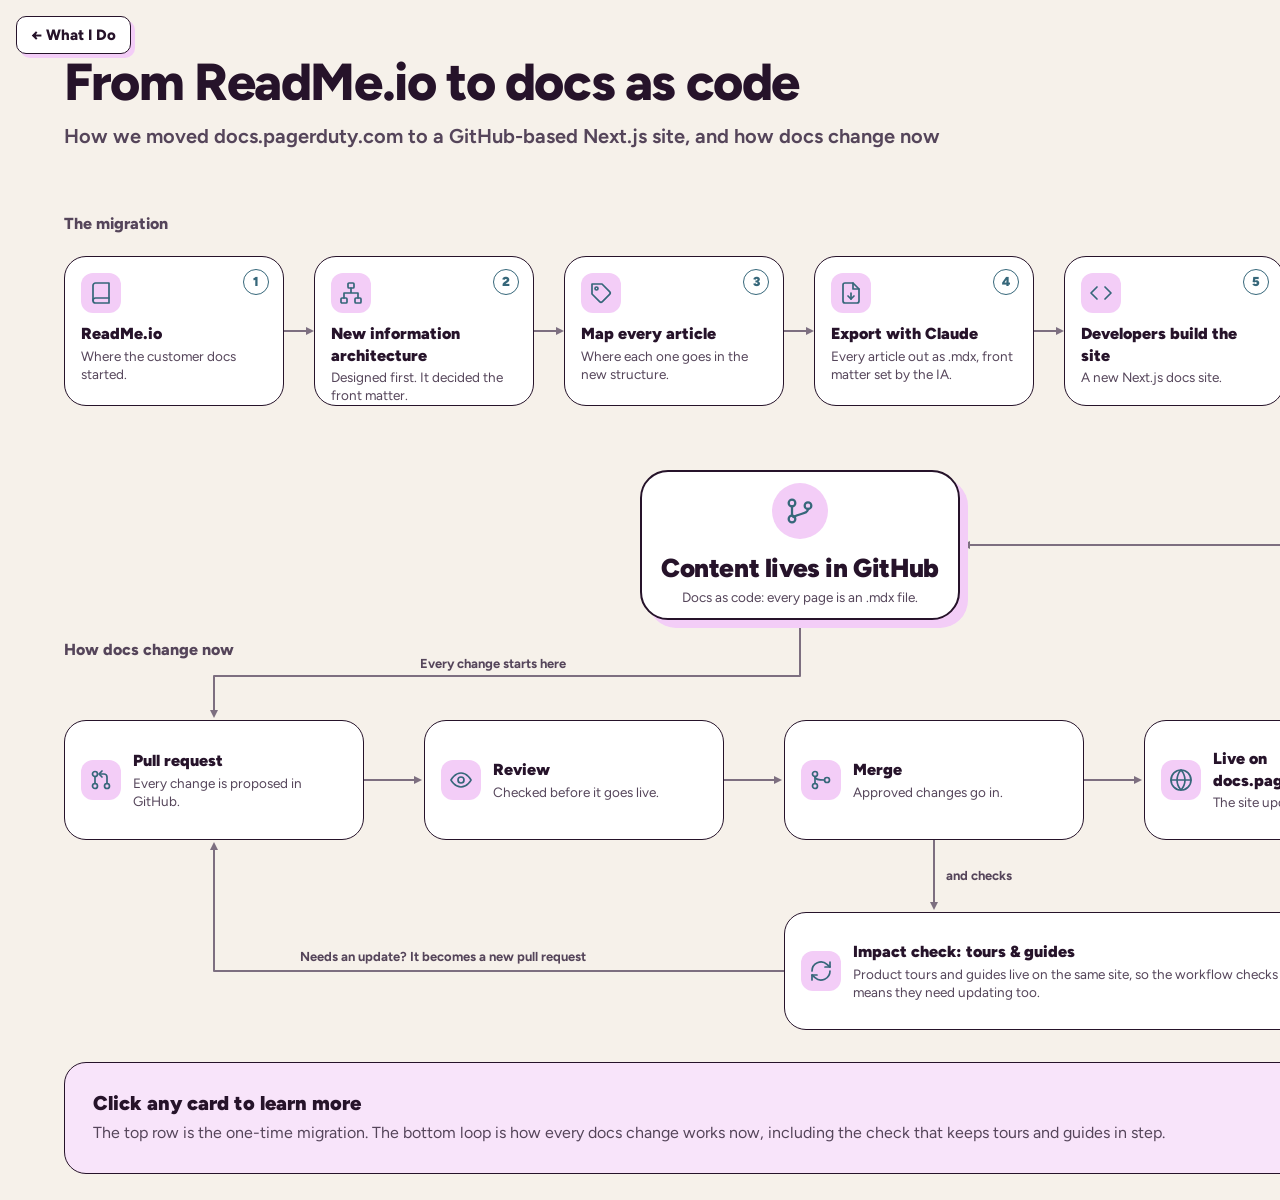
<file: static/what-i-currently-do/migration/index.html>
<!doctype html>
<html lang="en">
<head>
<meta charset="utf-8">
<meta name="viewport" content="width=1600">
<title>Moving docs.pagerduty.com to docs as code</title>
<link rel="preconnect" href="https://fonts.googleapis.com">
<link rel="preconnect" href="https://fonts.gstatic.com" crossorigin>
<link rel="stylesheet" href="https://fonts.googleapis.com/css2?family=Figtree:wght@600;700;800;900&display=swap">
<script>
  // Match the site's light/dark theme. Embedded: follow the parent page live. Standalone: saved choice, else the OS.
  (function(){
    var root = document.documentElement;
    function apply(dark){ root.classList.toggle('dark', !!dark); }
    var parentRoot = null;
    try { if (window.parent !== window) parentRoot = window.parent.document.documentElement; } catch (e) {}
    if (parentRoot) {
      var sync = function(){ apply(parentRoot.classList.contains('dark')); };
      sync();
      new MutationObserver(sync).observe(parentRoot, { attributes: true, attributeFilter: ['class'] });
      return;
    }
    var theme = null;
    try { theme = localStorage.getItem('theme'); } catch (e) {}
    apply(theme === 'dark' || (!theme && window.matchMedia && window.matchMedia('(prefers-color-scheme: dark)').matches));
  })();
</script>
<style>
:root{
  --g-bg:#f6f1ea; --g-text:#26132a; --g-muted:#55455a;
  --g-card:#ffffff; --g-card-muted:#55455a; --g-border:#26132a;
  --g-line:#7d6f80; --g-icon-bg:#f3cdf7; --g-accent:#36677a;
  --g-panel:#f8e4fa; --g-panel-border:#26132a;
  --g-shadow-on:6px 6px 0 #f3cdf7; --g-shadow-hero:8px 8px 0 #f3cdf7;
}
html.dark{
  --g-bg:#15232a; --g-text:#f6f1ea; --g-muted:#c6bccb;
  --g-card:#1d2f37; --g-card-muted:#c6bccb; --g-border:#c6bccb;
  --g-line:#8a9aa1; --g-icon-bg:#3a2840; --g-accent:#8cc3d6;
  --g-panel:#3a2840; --g-panel-border:#c6bccb;
  --g-shadow-on:6px 6px 0 #6b4a72; --g-shadow-hero:8px 8px 0 #6b4a72;
}
*{box-sizing:border-box}
html,body{margin:0;background:var(--g-bg)}
.stage{position:relative;width:1600px;height:1200px;background:var(--g-bg);color:var(--g-text);font-family:'Figtree',ui-sans-serif,system-ui,-apple-system,'Segoe UI',Roboto,Arial,sans-serif}
h1{position:absolute;left:64px;top:56px;margin:0;font-size:52px;line-height:1;font-weight:800;letter-spacing:-1.4px}
.sub{position:absolute;left:64px;top:124px;margin:0;font-size:20px;font-weight:650;color:var(--g-muted)}
.label{position:absolute;font-size:16px;font-weight:800;color:var(--g-muted)}
.lines{position:absolute;left:0;top:0;width:1600px;height:1200px;overflow:visible;pointer-events:none;fill:none;stroke:var(--g-line);stroke-width:2;stroke-linecap:round;stroke-linejoin:round}
.lines text{stroke:none;fill:var(--g-muted);font:700 13px 'Figtree',system-ui,sans-serif}
.card{position:absolute;margin:0;padding:16px;display:flex;align-items:center;gap:12px;text-align:left;cursor:pointer;font-family:inherit;color:var(--g-text);background:var(--g-card);border:1px solid var(--g-border);border-radius:22px;font-size:13.5px;line-height:1.35}
.card.col{flex-direction:column;align-items:flex-start;justify-content:flex-start;gap:10px}
.card:hover{border-color:var(--g-accent)}
.card[aria-pressed="true"]{border-color:var(--g-accent);box-shadow:inset 4px 0 0 var(--g-accent),var(--g-shadow-on)}
.card:focus-visible{outline:3px solid var(--g-accent);outline-offset:3px}
.card .ic{width:40px;height:40px;padding:8px;flex:none;background:var(--g-icon-bg);border-radius:12px;fill:none;stroke:var(--g-accent);stroke-width:1.7;stroke-linecap:round;stroke-linejoin:round}
.card b{display:block;font-size:16px;font-weight:900;margin-bottom:2px}
.card .d{color:var(--g-card-muted)}
.num{position:absolute;right:14px;top:12px;width:26px;height:26px;border-radius:999px;display:grid;place-items:center;font-size:13px;font-weight:900;color:var(--g-accent);border:1.5px solid var(--g-accent);background:var(--g-card)}
.hub{border-width:2px;border-radius:28px;box-shadow:var(--g-shadow-hero);flex-direction:column;justify-content:center;text-align:center;align-items:center}
.hub .ic{width:56px;height:56px;padding:12px;border-radius:999px}
.hub b{font-size:26px;letter-spacing:-.4px}
.hub[aria-pressed="true"]{box-shadow:var(--g-shadow-hero);border-color:var(--g-accent)}
.panel{position:absolute;left:64px;top:1062px;width:1472px;height:112px;padding:20px 28px;display:flex;flex-direction:column;justify-content:center;gap:6px;background:var(--g-panel);border:1px solid var(--g-panel-border);border-radius:22px}
.panel .t{font-size:20px;font-weight:900}
.panel .b{font-size:16px;line-height:1.55;color:var(--g-muted);max-width:1200px}
</style>
</head>
<body>
<div class="stage" id="stage">
  <h1>From ReadMe.io to docs as code</h1>
  <p class="sub">How we moved docs.pagerduty.com to a GitHub-based Next.js site, and how docs change now</p>

  <!-- connectors: drawn underneath the cards -->
  <svg class="lines" viewBox="0 0 1600 1200" aria-hidden="true">
    <defs>
      <marker id="ah" orient="auto" markerWidth="5" markerHeight="5" refX="2" refY="2" overflow="visible"><path d="M0 0 L4 2 L0 4 Z" style="fill:var(--g-line);stroke:none"/></marker>
    </defs>
    <path d="M284 331 H310" marker-end="url(#ah)"/>
    <path d="M534 331 H560" marker-end="url(#ah)"/>
    <path d="M784 331 H810" marker-end="url(#ah)"/>
    <path d="M1034 331 H1060" marker-end="url(#ah)"/>
    <path d="M1284 331 H1310" marker-end="url(#ah)"/>
    <path d="M1424 406 V545 H966" marker-end="url(#ah)"/>
    <path d="M800 620 V676 H214 V714" marker-end="url(#ah)"/>
    <text x="420" y="668">Every change starts here</text>
    <path d="M364 780 H418" marker-end="url(#ah)"/>
    <path d="M724 780 H778" marker-end="url(#ah)"/>
    <path d="M1084 780 H1138" marker-end="url(#ah)"/>
    <path d="M934 840 V906" marker-end="url(#ah)"/>
    <text x="946" y="880">and checks</text>
    <path d="M784 971 H214 V846" marker-end="url(#ah)"/>
    <text x="300" y="961">Needs an update? It becomes a new pull request</text>
  </svg>

  <div class="label" style="left:64px;top:214px">The migration</div>
  <button class="card col" style="left:64px;top:256px;width:220px;height:150px" data-id="readme"><span class="num">1</span>
    <svg class="ic" viewBox="0 0 24 24" aria-hidden="true"><path d="M4 19.5A2.5 2.5 0 0 1 6.5 17H20"/><path d="M6.5 2H20v20H6.5A2.5 2.5 0 0 1 4 19.5v-15A2.5 2.5 0 0 1 6.5 2z"/></svg>
    <span><b>ReadMe.io</b><span class="d">Where the customer docs started.</span></span></button>
  <button class="card col" style="left:814px;top:256px;width:220px;height:150px" data-id="export"><span class="num">4</span>
    <svg class="ic" viewBox="0 0 24 24" aria-hidden="true"><path d="M14 2H6a2 2 0 0 0-2 2v16a2 2 0 0 0 2 2h12a2 2 0 0 0 2-2V8z"/><path d="M14 2v6h6"/><path d="M12 12v6"/><path d="m9 15 3 3 3-3"/></svg>
    <span><b>Export with Claude</b><span class="d">Every article out as .mdx, front matter set by the IA.</span></span></button>
  <button class="card col" style="left:314px;top:256px;width:220px;height:150px" data-id="ia"><span class="num">2</span>
    <svg class="ic" viewBox="0 0 24 24" aria-hidden="true"><rect x="9" y="2" width="6" height="5" rx="1"/><rect x="2" y="17" width="6" height="5" rx="1"/><rect x="16" y="17" width="6" height="5" rx="1"/><path d="M12 7v5M5 17v-5h14v5"/></svg>
    <span><b>New information architecture</b><span class="d">Designed first. It decided the front matter.</span></span></button>
  <button class="card col" style="left:564px;top:256px;width:220px;height:150px" data-id="map"><span class="num">3</span>
    <svg class="ic" viewBox="0 0 24 24" aria-hidden="true"><path d="M20.6 13.4 13.4 20.6a2 2 0 0 1-2.8 0L3 13V3h10l7.6 7.6a2 2 0 0 1 0 2.8z"/><circle cx="7.5" cy="7.5" r="1.5"/></svg>
    <span><b>Map every article</b><span class="d">Where each one goes in the new structure.</span></span></button>
  <button class="card col" style="left:1064px;top:256px;width:220px;height:150px" data-id="build"><span class="num">5</span>
    <svg class="ic" viewBox="0 0 24 24" aria-hidden="true"><path d="m16 18 6-6-6-6"/><path d="m8 6-6 6 6 6"/></svg>
    <span><b>Developers build the site</b><span class="d">A new Next.js docs site.</span></span></button>
  <button class="card col" style="left:1314px;top:256px;width:220px;height:150px" data-id="review"><span class="num">6</span>
    <svg class="ic" viewBox="0 0 24 24" aria-hidden="true"><path d="M18 6 7 17l-5-5"/><path d="m22 10-7.5 7.5L13 16"/></svg>
    <span><b>Import &amp; review</b><span class="d">All content brought in and checked.</span></span></button>

  <button class="card hub" style="left:640px;top:470px;width:320px;height:150px" data-id="github">
    <svg class="ic" viewBox="0 0 24 24" aria-hidden="true"><circle cx="6" cy="6" r="2.5"/><circle cx="6" cy="18" r="2.5"/><circle cx="18" cy="8" r="2.5"/><path d="M6 8.5v7"/><path d="M18 10.5c0 4-6 3-11 6"/></svg>
    <span><b>Content lives in GitHub</b><span class="d">Docs as code: every page is an .mdx file.</span></span></button>

  <div class="label" style="left:64px;top:640px">How docs change now</div>
  <button class="card" style="left:64px;top:720px;width:300px;height:120px" data-id="pr">
    <svg class="ic" viewBox="0 0 24 24" aria-hidden="true"><circle cx="6" cy="6" r="2.5"/><circle cx="6" cy="18" r="2.5"/><circle cx="18" cy="18" r="2.5"/><path d="M6 8.5v7"/><path d="M18 15.5V9a3 3 0 0 0-3-3h-4"/><path d="m13 3-3 3 3 3"/></svg>
    <span><b>Pull request</b><span class="d">Every change is proposed in GitHub.</span></span></button>
  <button class="card" style="left:424px;top:720px;width:300px;height:120px" data-id="rev">
    <svg class="ic" viewBox="0 0 24 24" aria-hidden="true"><path d="M2 12s3.6-7 10-7 10 7 10 7-3.6 7-10 7S2 12 2 12z"/><circle cx="12" cy="12" r="3"/></svg>
    <span><b>Review</b><span class="d">Checked before it goes live.</span></span></button>
  <button class="card" style="left:784px;top:720px;width:300px;height:120px" data-id="merge">
    <svg class="ic" viewBox="0 0 24 24" aria-hidden="true"><circle cx="6" cy="6" r="2.5"/><circle cx="6" cy="18" r="2.5"/><circle cx="18" cy="12" r="2.5"/><path d="M6 8.5v7"/><path d="M6 8.5c0 3 3 3.5 9.5 3.5"/></svg>
    <span><b>Merge</b><span class="d">Approved changes go in.</span></span></button>
  <button class="card" style="left:1144px;top:720px;width:300px;height:120px" data-id="live">
    <svg class="ic" viewBox="0 0 24 24" aria-hidden="true"><circle cx="12" cy="12" r="10"/><path d="M2 12h20"/><path d="M12 2a15.3 15.3 0 0 1 4 10 15.3 15.3 0 0 1-4 10 15.3 15.3 0 0 1-4-10 15.3 15.3 0 0 1 4-10z"/></svg>
    <span><b>Live on docs.pagerduty.com</b><span class="d">The site updates with the change.</span></span></button>
  <button class="card" style="left:784px;top:912px;width:660px;height:118px" data-id="impact">
    <svg class="ic" viewBox="0 0 24 24" aria-hidden="true"><path d="M3 12a9 9 0 0 1 15-6.7L21 8"/><path d="M21 3v5h-5"/><path d="M21 12a9 9 0 0 1-15 6.7L3 16"/><path d="M8 16H3v5"/></svg>
    <span><b>Impact check: tours &amp; guides</b><span class="d">Product tours and guides live on the same site, so the workflow checks whether a doc change means they need updating too.</span></span></button>

  <div class="panel" aria-live="polite"><div class="t" id="pt"></div><div class="b" id="pb"></div></div>
</div>

<script>
(function () {
  var DETAILS = {
    none:   ['Click any card to learn more', 'The top row is the one-time migration. The bottom loop is how every docs change works now, including the check that keeps tours and guides in step.'],
    readme: ['1 · ReadMe.io', 'PagerDuty’s customer documentation started out hosted on ReadMe.io.'],
    ia:     ['2 · New information architecture', 'Before exporting anything, we designed the information architecture for the new site. It decided what each article’s front matter would say.'],
    map:    ['3 · Map every article', 'We went through every article and decided where it belongs in the new structure.'],
    export: ['4 · Export with Claude', 'I used Claude to export every article as an .mdx file, with front matter that records where it sits in the new information architecture. Nothing had to be copied over by hand.'],
    build:  ['5 · Developers build the site', 'Our developers built the new Next.js documentation site.'],
    review: ['6 · Import & review', 'We brought all of the exported content into the new site and reviewed it.'],
    github: ['Content lives in GitHub', 'The docs are now docs as code: every page is an .mdx file in GitHub, versioned and reviewed like software.'],
    pr:     ['Pull request', 'Every change to the docs starts as a pull request in GitHub.'],
    rev:    ['Review', 'Each pull request is reviewed before anything goes live.'],
    merge:  ['Merge', 'Once it’s approved, the pull request is merged.'],
    live:   ['Live on docs.pagerduty.com', 'After the merge, the site updates with the change.'],
    impact: ['Impact check: tours & guides', 'Our product tours and guides live on the same site. When a doc changes, the workflow identifies any tours or guides that need updating too, and that update goes through the same pull request loop.']
  };
  // Where energy flows out of each card (polylines in the 1600x1200 layout)
  var FLOWS = {
    readme: [[[284,331],[314,331]]], ia: [[[534,331],[564,331]]], map: [[[784,331],[814,331]]],
    export: [[[1034,331],[1064,331]]], build: [[[1284,331],[1314,331]]], review: [[[1424,406],[1424,545],[960,545]]],
    github: [[[800,620],[800,676],[214,676],[214,720]]],
    pr: [[[364,780],[424,780]]], rev: [[[724,780],[784,780]]],
    merge: [[[1084,780],[1144,780]], [[934,840],[934,912]]],
    live: [], impact: [[[784,971],[214,971],[214,840]]]
  };
  var NEXT = { readme:'ia', ia:'map', map:'export', export:'build', build:'review', review:'github', github:'pr', pr:'rev', rev:'merge', merge:'live', impact:'pr' };

  var cards = Array.prototype.slice.call(document.querySelectorAll('.card'));
  var sel = 'none';
  function show(id) {
    sel = id;
    cards.forEach(function (c) { c.setAttribute('aria-pressed', c.dataset.id === id ? 'true' : 'false'); });
    var d = DETAILS[id] || DETAILS.none;
    document.getElementById('pt').textContent = d[0];
    document.getElementById('pb').textContent = d[1];
  }
  cards.forEach(function (c) {
    c.addEventListener('click', function () { var id = c.dataset.id; show(sel === id ? 'none' : id); if (sel !== 'none') fire(id); });
  });
  show('none');

  // ---- energy orbs, same look as the first graphic ----
  var NS = 'http://www.w3.org/2000/svg';
  var reduce = window.matchMedia && matchMedia('(prefers-reduced-motion: reduce)').matches;
  var stage = document.getElementById('stage');
  function el(n, a, p) { var e = document.createElementNS(NS, n); for (var k in a) { if (/^(fill|stroke|stop-color)$/.test(k) && String(a[k]).indexOf('var(') === 0) e.style.setProperty(k, a[k]); else e.setAttribute(k, a[k]); } if (p) p.appendChild(e); return e; }
  var svg = el('svg', { viewBox: '0 0 1600 1200', width: 1600, height: 1200, 'aria-hidden': 'true' });
  svg.style.cssText = 'position:absolute;left:0;top:0;pointer-events:none;overflow:visible;z-index:5';
  var defs = el('defs', {}, svg), f = el('filter', { id: 'glow', x: '-200%', y: '-200%', width: '500%', height: '500%' }, defs);
  el('feGaussianBlur', { stdDeviation: 6 }, f);
  var g0 = el('radialGradient', { id: 'core' }, defs);
  el('stop', { offset: '0%', 'stop-color': '#ffffff' }, g0); el('stop', { offset: '45%', 'stop-color': '#f3cdf7' }, g0); el('stop', { offset: '100%', 'stop-color': 'var(--g-accent)' }, g0);
  var layer = el('g', {}, svg); stage.appendChild(svg);

  function len(p) { var L = 0; for (var i = 1; i < p.length; i++) L += Math.hypot(p[i][0]-p[i-1][0], p[i][1]-p[i-1][1]); return L; }
  function at(p, d) { for (var i = 1; i < p.length; i++) { var s = Math.hypot(p[i][0]-p[i-1][0], p[i][1]-p[i-1][1]); if (d <= s) { var t = s ? d / s : 0; return [p[i-1][0]+(p[i][0]-p[i-1][0])*t, p[i-1][1]+(p[i][1]-p[i-1][1])*t]; } d -= s; } return p[p.length-1].slice(); }
  var ease = function (t) { return t < .5 ? 4*t*t*t : 1 - Math.pow(-2*t+2, 3) / 2; };
  function pulse(id) {
    var c = document.querySelector('.card[data-id="' + id + '"]'); if (!c) return;
    var x = c.offsetLeft, y = c.offsetTop, w = c.offsetWidth, h = c.offsetHeight, rx = id === 'github' ? 28 : 22;
    var r = el('rect', { x: x, y: y, width: w, height: h, rx: rx, fill: 'none', stroke: 'var(--g-accent)', 'stroke-width': 3 }, layer), t0 = performance.now();
    (function step(now) { var t = Math.min(1, (now - t0) / 480), g = 10 * t;
      r.setAttribute('x', x-g); r.setAttribute('y', y-g); r.setAttribute('width', w+2*g); r.setAttribute('height', h+2*g); r.setAttribute('rx', rx+g); r.setAttribute('opacity', 1-t);
      if (t < 1) requestAnimationFrame(step); else r.remove(); })(t0);
  }
  function orb(p, onArrive) {
    var L = len(p), dur = Math.max(600, L / 0.7), g = el('g', { opacity: 0 }, layer);
    var soft = el('polyline', { fill: 'none', stroke: 'var(--g-accent)', 'stroke-width': 8, 'stroke-linecap': 'round', 'stroke-linejoin': 'round', opacity: .28 }, g);
    var thin = el('polyline', { fill: 'none', stroke: '#f3cdf7', 'stroke-width': 2.5, 'stroke-linecap': 'round', 'stroke-linejoin': 'round', opacity: .9 }, g);
    var halo = el('circle', { r: 15, fill: 'var(--g-accent)', opacity: .55, filter: 'url(#glow)' }, g);
    var core = el('circle', { r: 7, fill: 'url(#core)' }, g), spark = el('circle', { r: 2.6, fill: '#ffffff' }, g);
    var hist = [], t0 = null;
    function step(now) {
      if (t0 === null) t0 = now;
      var t = Math.min(1, (now - t0) / dur), q = at(p, ease(t) * L);
      hist.unshift(q); hist.length = Math.min(hist.length, 11);
      g.setAttribute('opacity', Math.min(1, t * 8));
      var fl = 1 + Math.sin(now / 38) * .12 + (Math.random() - .5) * .18;
      halo.setAttribute('cx', q[0]); halo.setAttribute('cy', q[1]); halo.setAttribute('r', 15 * fl);
      core.setAttribute('cx', q[0]); core.setAttribute('cy', q[1]);
      spark.setAttribute('cx', q[0] + (Math.random() - .5) * 3); spark.setAttribute('cy', q[1] + (Math.random() - .5) * 3);
      var pts = hist.map(function (h) { return h[0].toFixed(1) + ',' + h[1].toFixed(1); }).join(' ');
      soft.setAttribute('points', pts); thin.setAttribute('points', pts);
      if (t < 1) requestAnimationFrame(step); else { g.remove(); if (onArrive) onArrive(); }
    }
    requestAnimationFrame(step);
  }
  function fire(id) {
    var flows = FLOWS[id] || [];
    if (reduce) { if (NEXT[id]) pulse(NEXT[id]); return; }
    var targets = id === 'merge' ? ['live', 'impact'] : [NEXT[id]];
    flows.forEach(function (p, i) { orb(p, function () { if (targets[i]) pulse(targets[i]); }); });
  }
})();
</script>
<script>
// Back button, only when this graphic is opened on its own (not inside the What I Do page)
(function(){
  var embedded = false;
  try { embedded = window.parent !== window && !!window.parent.document.querySelector('.graphic-embed'); } catch (e) {}
  if (embedded) return;
  function add(){
    var a = document.createElement('a');
    a.href = '../'; a.textContent = '← What I Do';
    a.style.cssText = 'position:fixed;top:16px;left:16px;z-index:50;padding:9px 14px;border-radius:10px;text-decoration:none;'
      + 'font:800 15px Figtree,ui-sans-serif,system-ui,sans-serif;color:var(--g-text);background:var(--g-card);'
      + 'border:1.5px solid var(--g-border);box-shadow:4px 4px 0 var(--g-icon-bg)';
    document.body.appendChild(a);
  }
  if (document.body) add(); else document.addEventListener('DOMContentLoaded', add);
})();
</script>
</body>
</html>
</file>
<file: static/css/tokens.css>
/* Mark's Site design tokens: "Sketchbook". Slate teal + lilac on a light cream page,
   plum-black ink, thin line-art outlines and grid-paper detail. Flat: no gradient
   fills, no blurry glows; depth comes from hard offset lilac shadows.
   Every text pair passes WCAG 2.1 AA (4.5:1); outlines and focus rings pass 3:1.
   Recheck contrast when changing a value. (6Clues and Pub Quizzes keep their own
   green tokens for now.) */
:root {
  /* Surfaces */
  --bg: #f6f1ea;               /* light cream page (pinker and lighter than beige) */
  --card: #ffffff;
  --field: #ffffff;
  --track: #ece4ef;
  --overlay: rgba(38,19,42,.55);

  /* Ink */
  --text: #26132a;             /* plum-black: 17.4:1 on card */
  --muted: #55455a;            /* 8.8:1 on card */
  --card-muted: #55455a;
  --line: #26132a;             /* line-art outlines on cards, frames, buttons */
  --border: rgba(38,19,42,.16);/* quiet dividers only */
  --field-border: #7d6f80;     /* 4.7:1 */
  --grid: rgba(38,19,42,.10);  /* grid-paper lines */

  /* Slate teal: the brand colour */
  --accent: #36677a;           /* focus ring, icons, small UI: 5.5:1 on bg */
  --accent-strong: #2c5566;    /* button fill: 8.1:1 with white text */
  --accent-strong-hover: #234553;
  --accent-text: #2f5d6e;      /* teal links/text: 7.2:1 on card */
  --band: #36677a;             /* hero band */
  --on-band: #f6f1ea;          /* text on the band: 5.5:1 */
  --ring: rgba(54,103,122,.30);

  /* Lilac: shapes, highlights, hover shadows */
  --lilac: #f3cdf7;
  --lilac-soft: #f8e4fa;
  --lilac-text: #6b2d73;       /* 9.3:1 on card */
  --on-lilac: #26132a;         /* text on lilac is always dark, both themes */
  --icon-bg: var(--lilac);
  --hover-border: var(--line);
  --highlight: var(--lilac);
  --highlight-text: var(--on-lilac);

  /* Status (always paired with a symbol or words) */
  --success: #1d6b3a;
  --success-bg: #e5f1e7;
  --danger: #b3261e;
  --danger-bg: #fbeceb;

  /* Depth: hard offset blocks, never blur */
  --shadow-button: none;
  --shadow-card: none;
  --shadow-hover: 6px 6px 0 var(--lilac);
  --shadow: 8px 8px 0 var(--lilac);

  --radius: 10px;
  --radius-feature: 24px;      /* big lilac shapes */
  --radius-button: 8px;
  --radius-tile: 8px;

  /* Type: geometric sans for headings and UI, sturdy serif for reading */
  --font-display: 'Figtree', ui-sans-serif, system-ui, -apple-system, 'Segoe UI', Roboto, Arial, sans-serif;
  --font-body: 'Bitter', Georgia, 'Times New Roman', serif;
  --font: var(--font-display);
}
html.dark {
  --bg: #15232a;               /* deep slate */
  --card: #1d2f37;
  --field: #15232a;
  --track: #2a3d45;
  --overlay: rgba(0,0,0,.70);

  --text: #f6f1ea;
  --muted: #c6bccb;
  --card-muted: #c6bccb;
  --line: #c6bccb;
  --border: rgba(246,241,234,.16);
  --field-border: #8a9aa1;
  --grid: rgba(246,241,234,.08);

  --accent: #8cc3d6;
  --accent-strong: #2c5566;    /* white text 8.1:1 */
  --accent-strong-hover: #346577;
  --accent-text: #9fd0e1;
  --band: #2c5566;
  --on-band: #f6f1ea;          /* 7.2:1 */
  --ring: rgba(140,195,214,.35);

  --lilac: #e9b6ee;
  --lilac-soft: #3a2840;
  --lilac-text: #f0c8f4;

  --success: #6fcf93;
  --success-bg: #18301f;
  --danger: #f28b82;
  --danger-bg: #3a1c1a;

  --shadow-hover: 6px 6px 0 #6b4a72;
  --shadow: 8px 8px 0 #6b4a72;
}
</file>
